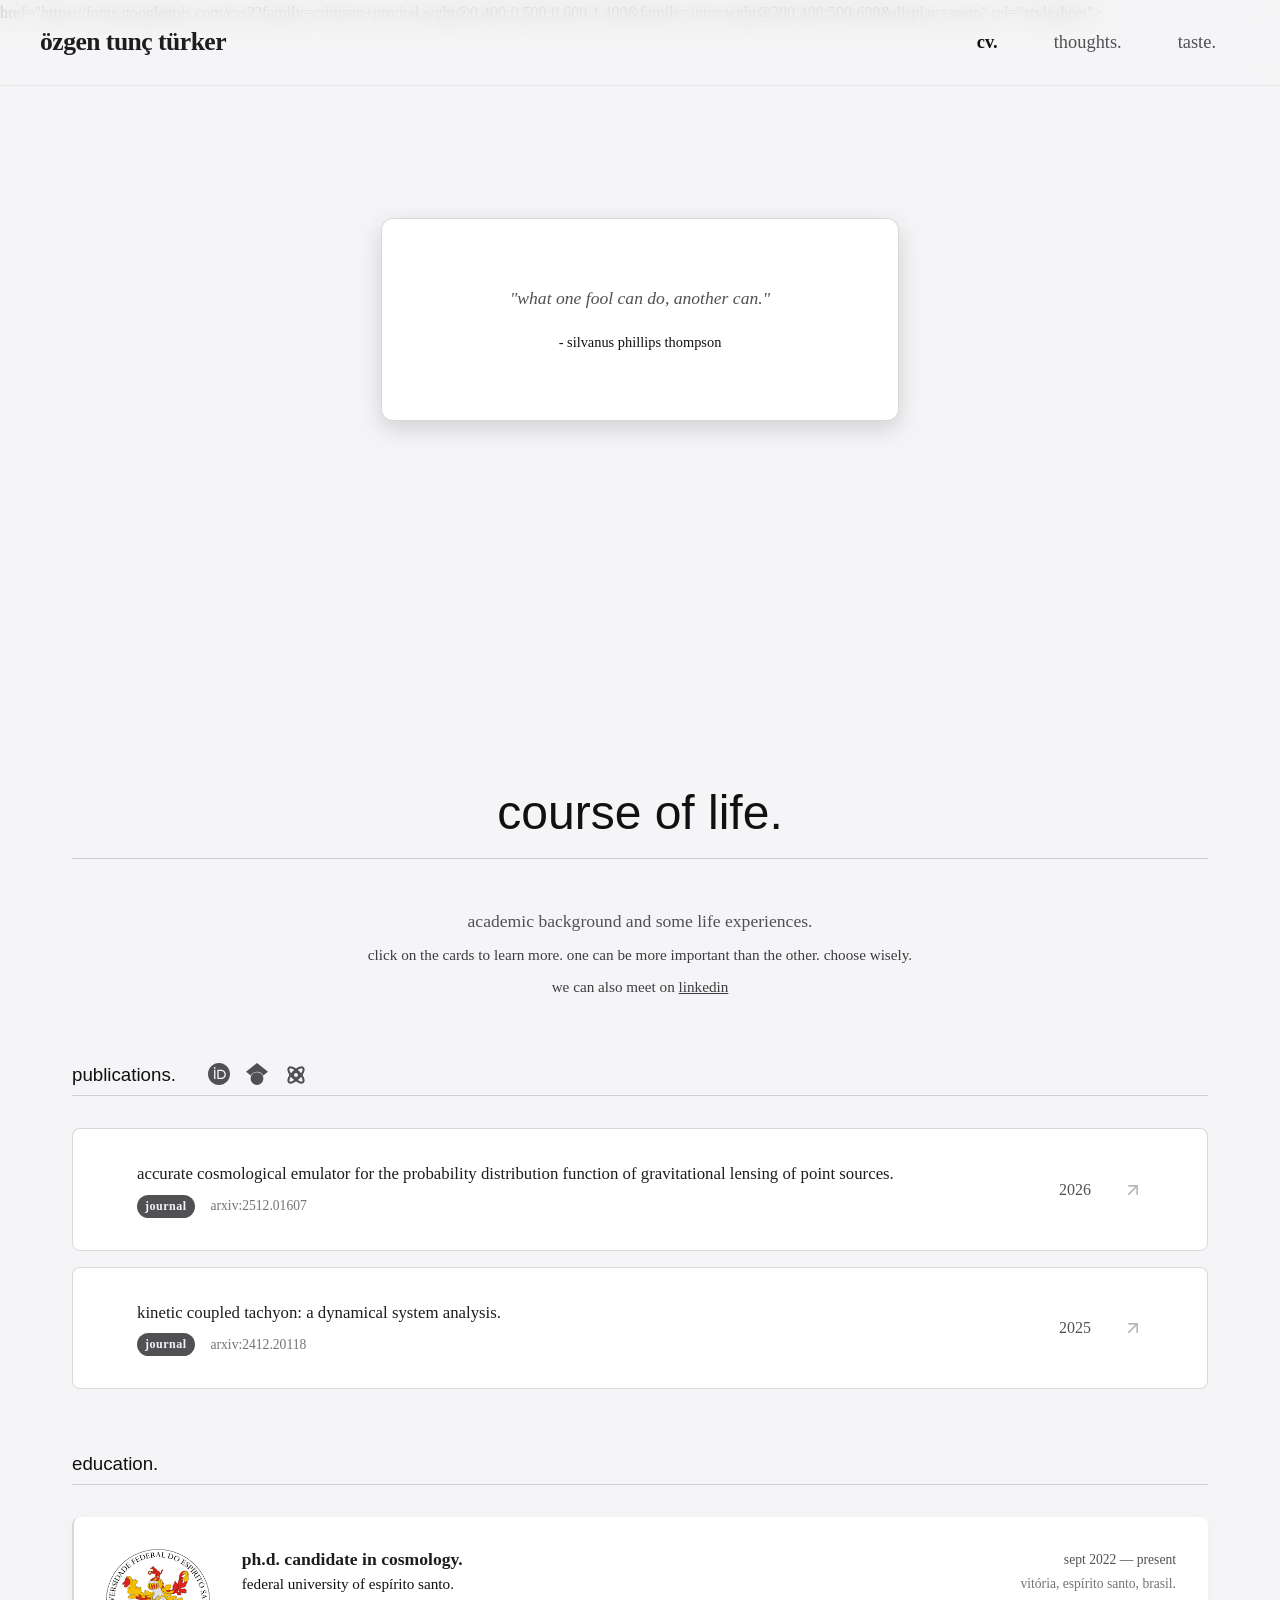
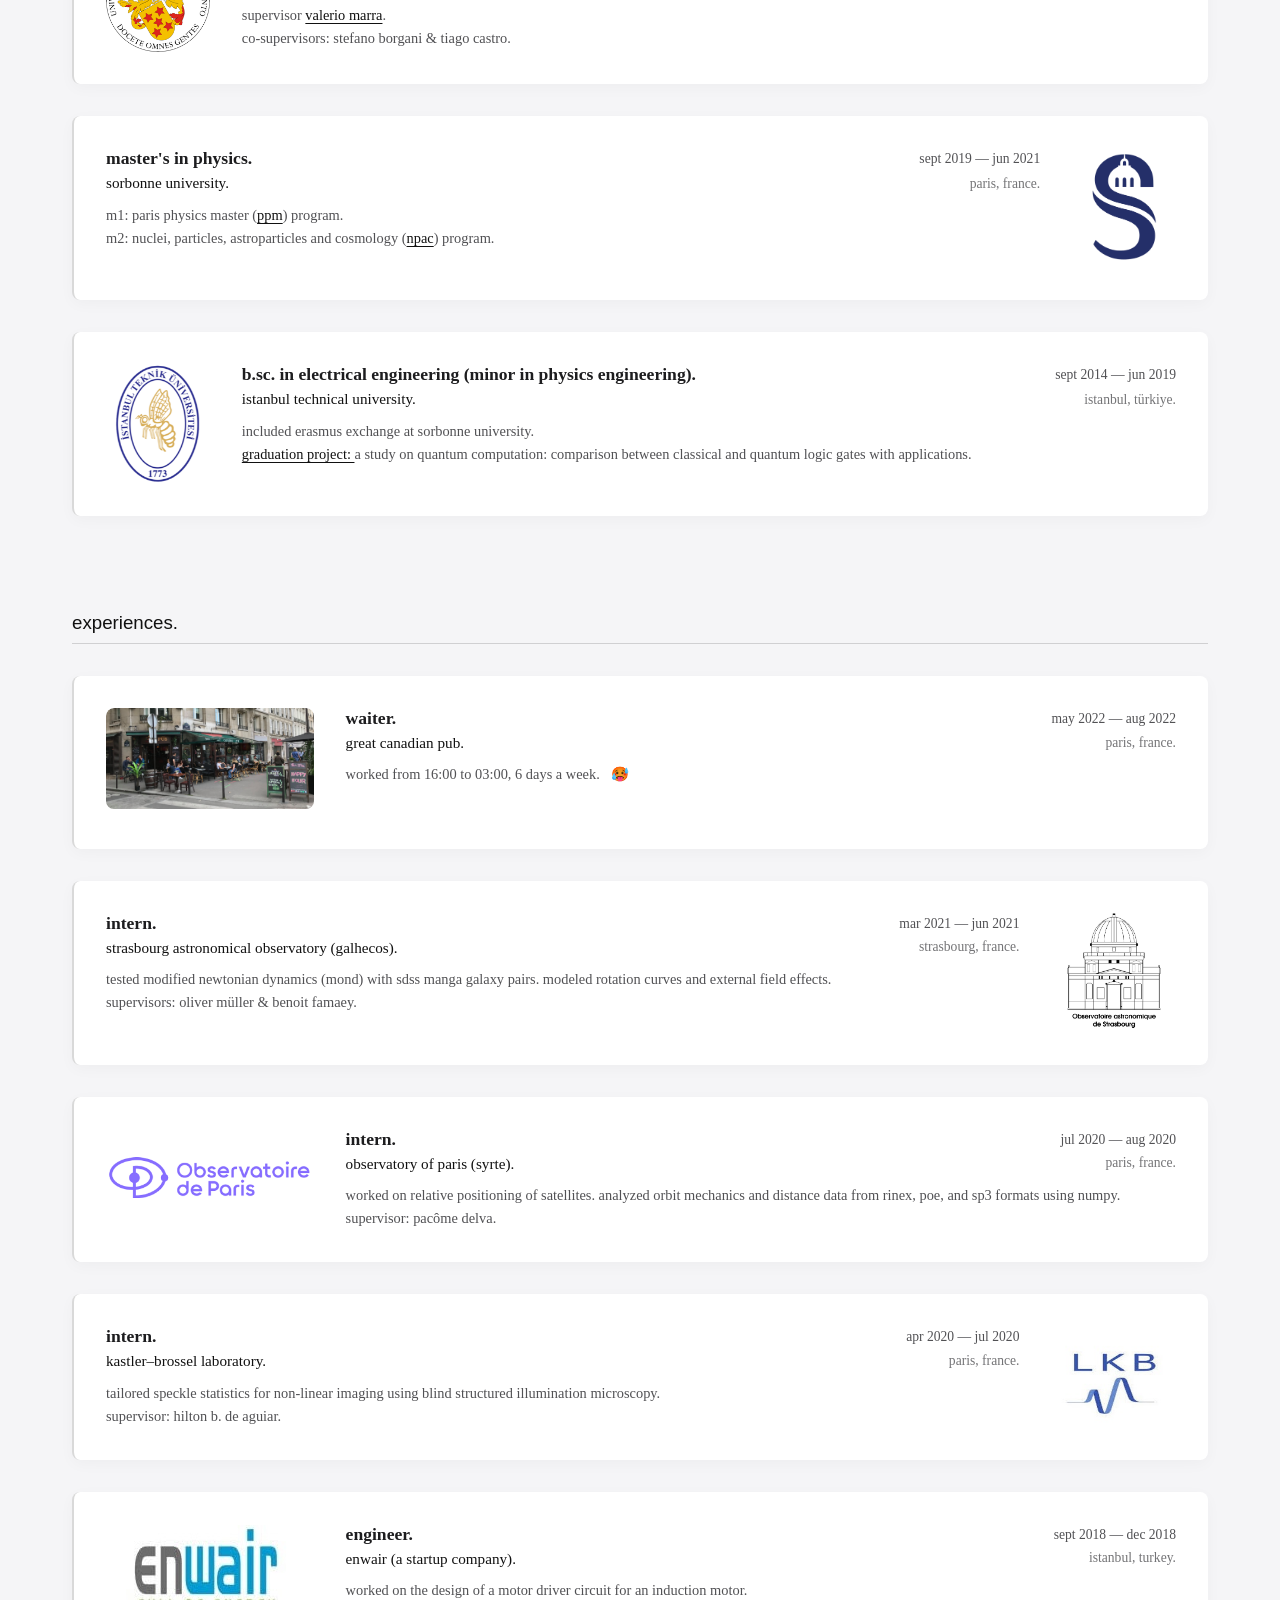
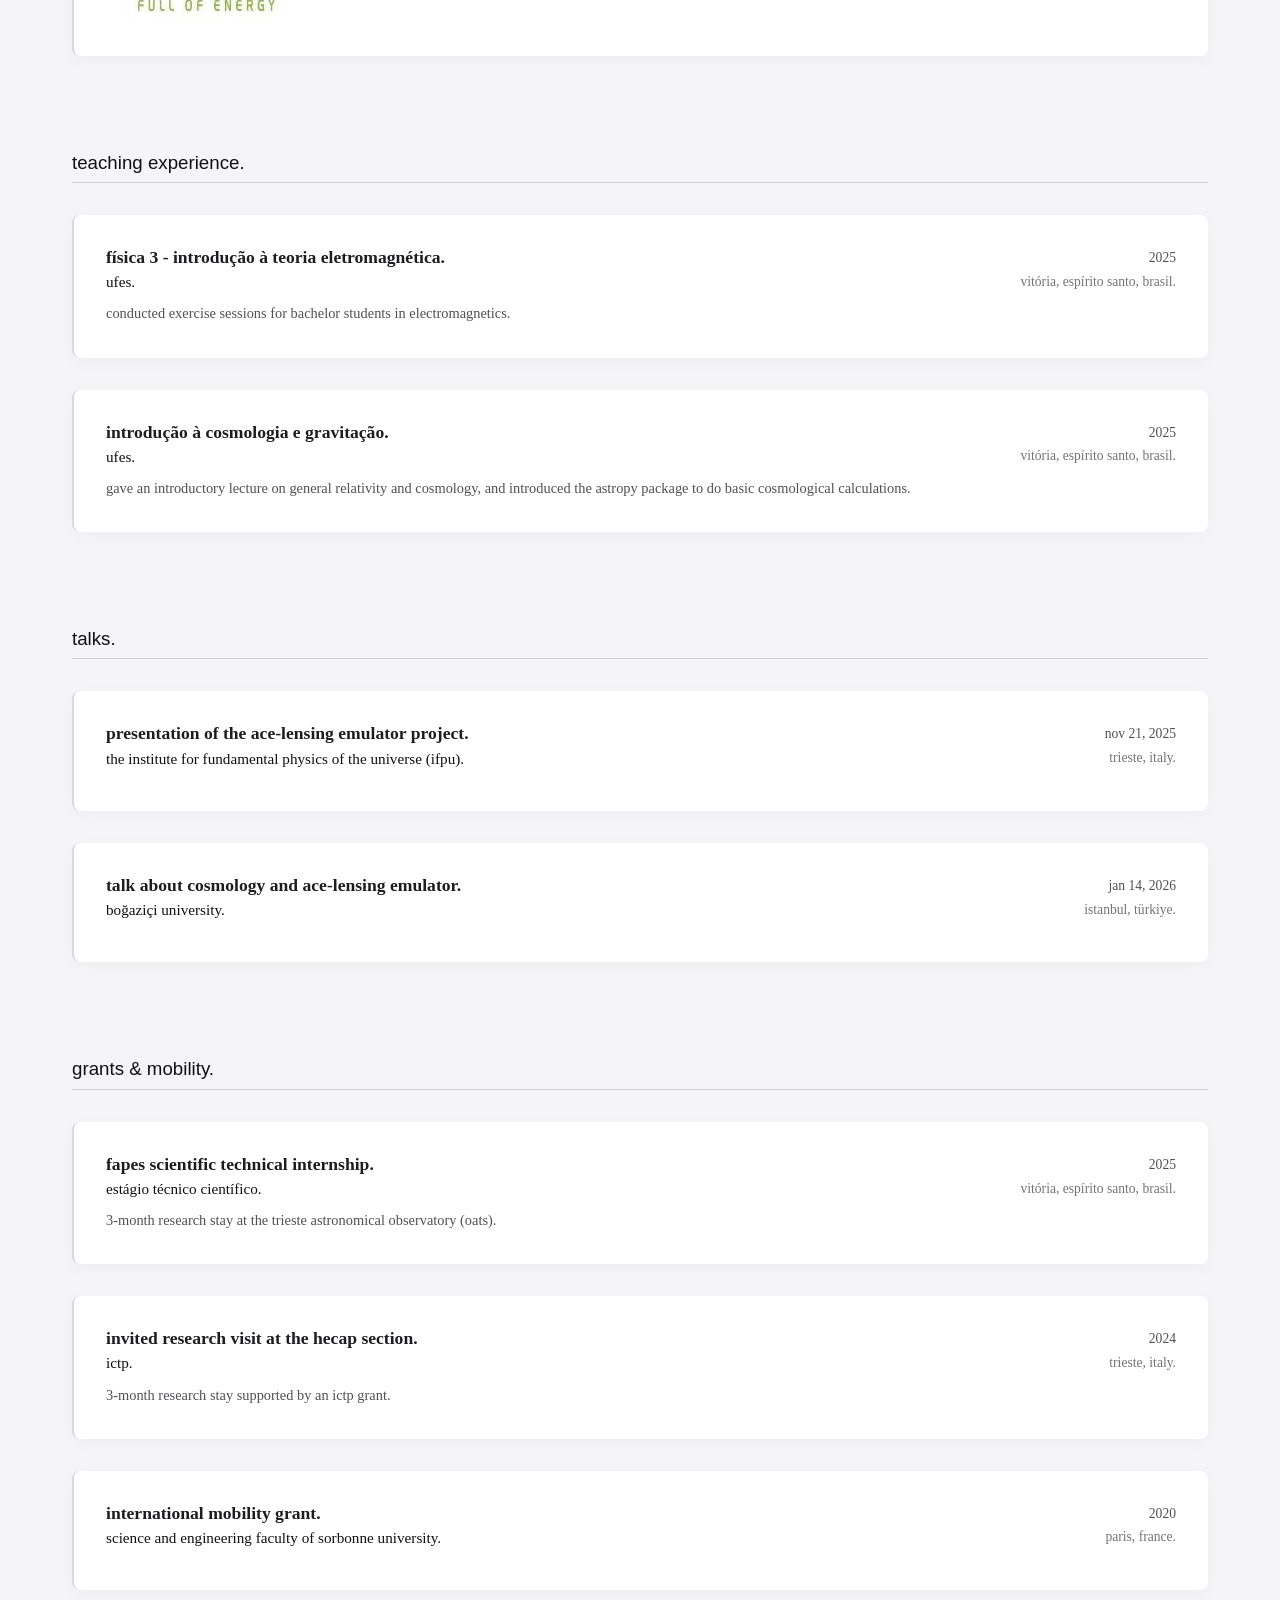
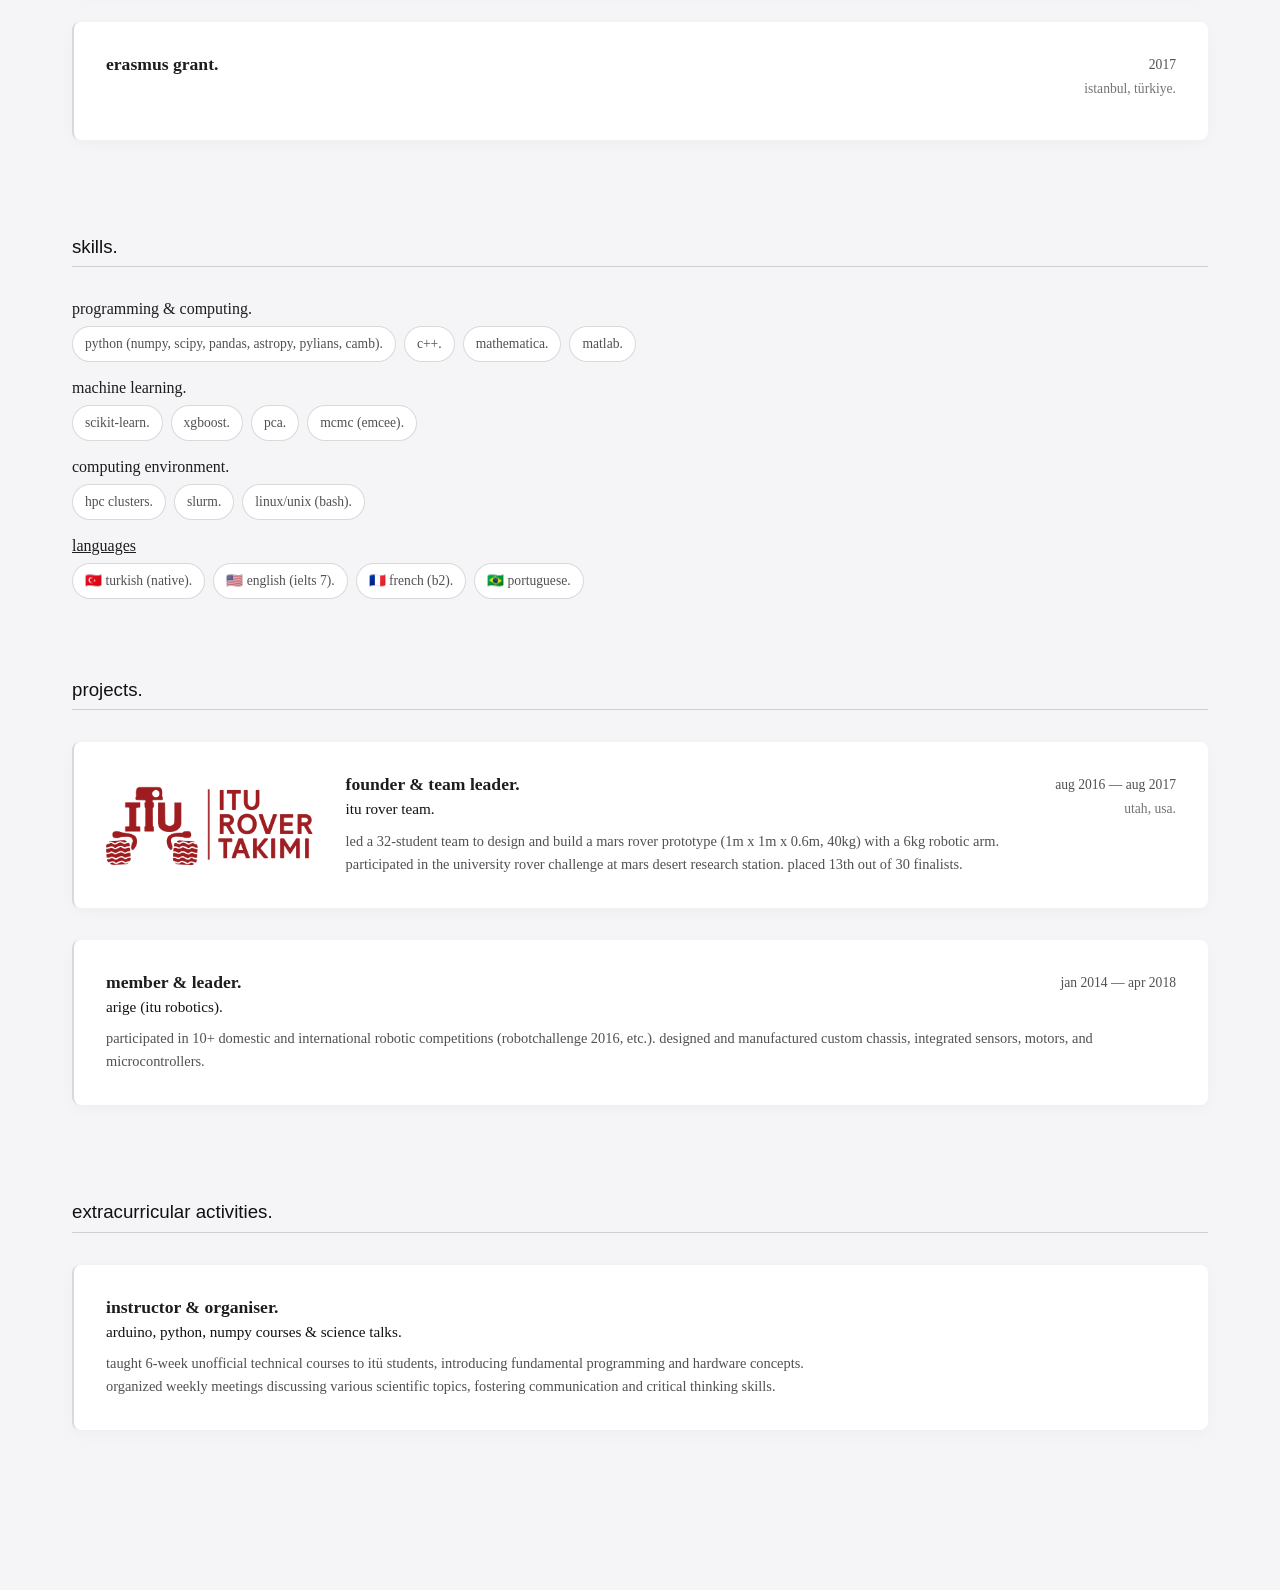
<file: cv.html>
<!DOCTYPE html>
<html lang="en">

<head>
    <meta charset="UTF-8">
    <meta name="viewport" content="width=device-width, initial-scale=1.0">
    <title>tunç türker - cv.</title>
    <meta name="description" content="Personal website and intellectual showcase of Tunc Turker.">

    <!-- 
      GLOBAL FONTS
      To change fonts across the whole site, swap these Google Fonts links.
      Then update `--font-primary` and `--font-secondary` in styles/main.css
    -->
    <link rel="preconnect" href="https://fonts.googleapis.com">
    <link rel="preconnect" href="https://fonts.gstatic.com" crossorigin>
    href="https://fonts.googleapis.com/css2?family=Crimson+Pro:ital,wght@0,400;0,500;0,600;1,400&family=Inter:wght@300;400;500;600&display=swap"
    rel="stylesheet">

    <!-- 
      CSS ARCHITECTURE
      - main.css: Global variables (Colors, Fonts, Spacing) and basic layout tags (body, h1, a).
      - components.css: Specific styles for the Hero, CV Cards, and Media Grids.
      - animations.css: Keyframes and classes for things fading/sliding in as you scroll.
    -->
    <link rel="stylesheet" href="styles/main.css">
    <link rel="stylesheet" href="styles/components.css">
    <link rel="stylesheet" href="styles/animations.css">

    <!-- Global Logic (Scroll reveals, tab switching) -->
    <script src="js/main.js" defer></script>
</head>

<body class="theme-auto">

    <!-- 
      TOP NAVIGATION BAR 
      The 'glass-nav' class in main.css gives it the blurred background effect.
    -->
    <nav id="navbar" class="glass-nav">
        <div class="nav-content">
            <!-- Clicking the logo scrolls smoothly back to the #hero section -->
            <a href="index.html" class="nav-logo">Özgen Tunç Türker</a>
            <div class="nav-links">
                <a href="cv.html" class="active">CV.</a>
                <a href="thoughts.html">thoughts.</a>
                <a href="taste.html">taste.</a>
            </div>
        </div>
    </nav>
    <!-- 
          =============================================
          CURRICULUM VITAE SECTION
          =============================================
          To add new experiences or degrees, copy an existing `<div class="cv-item">` block
          and paste it below within the same `.cv-row-group`.
        -->
    <section class="landing-quote-section">
        <div class="container" style="display: flex; justify-content: center; width: 100%;">
            <a href="https://www.goodreads.com/work/quotes/803936-calculus-made-easy"
                style="text-decoration: none; transition: transform 0.3s ease;">
                <blockquote class="custom-blockquote reveal-text">
                    "What one fool can do, another can."
                    <cite
                        style="display: block; margin-top: 1rem; font-size: 0.9rem; font-style: normal; color: var(--color-accent); font-weight: 500;">-
                        Silvanus Phillips Thompson</cite>
                </blockquote>
            </a>
        </div>
    </section>
    <section id="cv" class="cv-section fade-in-section">
        <div class="container">
            <div class="section-header">

                <h2 class="section-title">course of life.</h2>
                <p class="section-subtitle">academic background and some life experiences.</p>
                <p class="section-instruction">click on the cards to learn more. one can be more important than the
                    other. choose wisely.</p>
                <p class="section-instruction">we can also meet on <a
                        href="https://tr.linkedin.com/in/ozgen-tunc-turker-926239118" target="_blank"
                        style="text-decoration: underline; color: inherit;">linkedin</a></p>
            </div>

            <div class="cv-layout">
                <div class="cv-row-group">
                    <!-- Flex container inside the heading to share the underline -->
                    <h3 class="cv-heading" style="display: flex; align-items: center; gap: var(--space-md);">
                        publications.
                        <div style="display: flex; gap: 16px; align-items: center; transform: translateY(-1px);">
                            <!-- ORCID -->
                            <a href="https://orcid.org/0009-0002-7223-3631" target="_blank" title="ORCID"
                                class="header-icon-link">
                                <svg viewBox="0 0 24 24" width="22" height="22" xmlns="http://www.w3.org/2000/svg"
                                    fill="currentColor">
                                    <path
                                        d="M12 0C5.372 0 0 5.372 0 12s5.372 12 12 12 12-5.372 12-12S18.628 0 12 0zM7.369 4.378c.525 0 .947.431.947.947s-.422.949-.947.949a.95.95 0 0 1-.949-.949c0-.516.424-.947.949-.947zm-.722 3.038h1.444v10.041H6.647V7.416zm3.562 0h3.9c3.712 0 5.344 2.653 5.344 5.025 0 2.578-2.016 5.025-5.325 5.025h-3.919V7.416zm1.444 1.303v7.444h2.297c3.272 0 4.081-2.584 4.081-3.722 0-2.016-1.284-3.722-4.094-3.722h-2.284z" />
                                </svg>
                            </a>
                            <!-- Google Scholar -->
                            <a href="https://scholar.google.com/citations?user=ZiWp9YgAAAAJ&hl=en" target="_blank"
                                title="Google Scholar" class="header-icon-link">
                                <svg viewBox="0 0 24 24" width="22" height="22" xmlns="http://www.w3.org/2000/svg"
                                    fill="currentColor">
                                    <path
                                        d="M5.242 13.769L0 9.5 12 0l12 9.5-5.242 4.269C17.548 11.249 14.978 9.5 12 9.5c-2.977 0-5.548 1.748-6.758 4.269zM12 10a7 7 0 1 0 0 14 7 7 0 0 0 0-14z" />
                                </svg>
                            </a>
                            <!-- INSPIRE HEP (using atomic model SVG) -->
                            <a href="https://inspirehep.net/authors/2862926" target="_blank" title="INSPIRE HEP"
                                class="header-icon-link">
                                <svg viewBox="0 0 24 24" width="24" height="24" fill="none" stroke="currentColor"
                                    stroke-width="2" stroke-linecap="round" stroke-linejoin="round"
                                    style="transform: translateY(1px);">
                                    <circle cx="12" cy="12" r="3"></circle>
                                    <ellipse cx="12" cy="12" rx="10" ry="4" transform="rotate(45 12 12)">
                                    </ellipse>
                                    <ellipse cx="12" cy="12" rx="10" ry="4" transform="rotate(-45 12 12)">
                                    </ellipse>
                                </svg>
                            </a>
                        </div>
                    </h3>
                    <style>
                        .header-icon-link {
                            color: var(--color-text-muted);
                            transition: color var(--transition-fast), transform var(--transition-fast);
                            display: inline-flex;
                        }

                        .header-icon-link:hover {
                            color: var(--color-accent);
                            transform: scale(1.15);
                        }
                    </style>
                    <div class="publication-list">
                        <a href="https://arxiv.org/abs/2512.01607" target="_blank" class="publication-card">
                            <div class="pub-left">
                                <h4 class="pub-title">accurate cosmological emulator for the probability
                                    distribution function of gravitational lensing of point sources.</h4>
                                <div class="pub-meta">
                                    <span class="pub-tag">journal</span>
                                    <span class="pub-id">arxiv:2512.01607</span>
                                </div>
                            </div>
                            <div class="pub-right">
                                <span class="pub-year">2026</span>
                                <svg class="pub-icon" viewBox="0 0 24 24" fill="none" stroke="currentColor"
                                    stroke-width="2" stroke-linecap="round" stroke-linejoin="round">
                                    <line x1="7" y1="17" x2="17" y2="7"></line>
                                    <polyline points="7 7 17 7 17 17"></polyline>
                                </svg>
                            </div>
                        </a>

                        <a href="https://arxiv.org/abs/2412.20118" target="_blank" class="publication-card">
                            <div class="pub-left">
                                <h4 class="pub-title">kinetic coupled tachyon: a dynamical system analysis.</h4>
                                <div class="pub-meta">
                                    <span class="pub-tag">journal</span>
                                    <span class="pub-id">arxiv:2412.20118</span>
                                </div>
                            </div>
                            <div class="pub-right">
                                <span class="pub-year">2025</span>
                                <svg class="pub-icon" viewBox="0 0 24 24" fill="none" stroke="currentColor"
                                    stroke-width="2" stroke-linecap="round" stroke-linejoin="round">
                                    <line x1="7" y1="17" x2="17" y2="7"></line>
                                    <polyline points="7 7 17 7 17 17"></polyline>
                                </svg>
                            </div>
                        </a>
                    </div>

                    <h3 class="cv-heading" style="margin-top: var(--space-lg);">education.</h3>
                    <div class="cv-item">
                        <div style="display: flex; gap: var(--space-md); align-items: stretch;">
                            <div
                                style="flex: 0.5; border-radius: var(--radius-md); overflow: hidden; min-height: 100px; background-color: transparent; display: flex; align-items: center; justify-content: center;">

                                <img src="images/ufes.png" alt="UFES logo" loading="lazy"
                                    style="max-width: 100%; max-height: 120px; object-fit: contain; opacity: 1; border-radius: var(--radius-md);"></a>
                            </div>
                            <div style="flex: 4.5; display: flex; flex-direction: column;">
                                <div class="cv-header">
                                    <div class="cv-header-left">
                                        <h4><a href="https://ppgcosmo.cosmo-ufes.org" target="_blank"
                                                class="stretched-link">Ph.D. Candidate in Cosmology.</a></h4>
                                        <p class="cv-org">Federal University of Espírito Santo.</p>
                                    </div>
                                    <div class="cv-header-right">
                                        <span class="cv-date">Sept 2022 — Present</span>
                                        <a href="https://maps.app.goo.gl/gA8uJ4wbCqbCQe8E8" target="_blank"><span
                                                class="cv-location"> vitória,
                                                espírito santo, brasil.</span></a>
                                    </div>
                                </div>
                                <p class="cv-desc">supervisor&nbsp;<a href="https://www.valeriomarra.me/"
                                        target="_blank">Valerio Marra</a>.</p>
                                <p class="cv-desc">co-supervisors: Stefano Borgani & Tiago
                                    Castro.</p>
                            </div>
                        </div>
                    </div>

                    <div class="cv-item">
                        <div style="display: flex; gap: var(--space-md); align-items: stretch;">
                            <div style="flex: 4.5; display: flex; flex-direction: column;">
                                <div class="cv-header">
                                    <div class="cv-header-left">
                                        <h4><a href="https://sciences.sorbonne-universite.fr/en/study/degree-seeking/masters/master-fundamental-physics-and-applications"
                                                target="_blank" class="stretched-link">Master's in Physics.</a></h4>
                                        <p class="cv-org">Sorbonne University.</p>
                                    </div>
                                    <div class="cv-header-right">
                                        <span class="cv-date">Sept 2019 — Jun 2021</span>
                                        <a href="https://maps.app.goo.gl/CxChSf7sRFGZwzwaA" target="_blank"><span
                                                class="cv-location">paris, france.</span></a>
                                    </div>
                                </div>

                                <p class="cv-desc">M1: paris physics master (<a href="http://parisphysicsmaster.com"
                                        target="_blank">PPM</a>) program.</p>
                                <p class="cv-desc">M2: nuclei, particles, astroparticles and cosmology (<a
                                        href="https://npac.ijclab.in2p3.fr" target="_blank">NPAC</a>) program.</p>
                            </div>
                            <div
                                style="flex: 0.5; border-radius: var(--radius-md); overflow: hidden; min-height: 100px; background-color: transparent; display: flex; align-items: center; justify-content: center;">
                                <img src="images/su.png" alt="Sorbonne logo" loading="lazy"
                                    style="max-width: 100%; max-height: 120px; object-fit: contain; opacity: 1; border-radius: var(--radius-md);"></a>
                            </div>


                        </div>
                    </div>
                    <div class="cv-item">
                        <div style="display: flex; gap: var(--space-md); align-items: stretch;">
                            <div
                                style="flex: 0.5; border-radius: var(--radius-md); overflow: hidden; min-height: 100px; background-color: transparent; display: flex; align-items: center; justify-content: center;">

                                <img src="images/itu.png" alt="ITU logo" loading="lazy"
                                    style="max-width: 100%; max-height: 120px; object-fit: contain; opacity: 1; border-radius: var(--radius-md);"></a>
                            </div>
                            <div style="flex: 4.5; display: flex; flex-direction: column;">
                                <div class="cv-header">
                                    <div class="cv-header-left">
                                        <h4><a href="https://elk.itu.edu.tr/en" target="_blank" class="stretched-link">
                                                B.Sc.
                                                in Electrical Engineering (minor in Physics Engineering).</a></h4>
                                        <p class="cv-org">Istanbul Technical University.</p>
                                    </div>
                                    <div class="cv-header-right">
                                        <span class="cv-date">Sept 2014 — Jun 2019</span>
                                        <a href="https://maps.app.goo.gl/3EsRx8roLEoUGmPB6" target="_blank"><span
                                                class="cv-location">istanbul, türkiye.</span></a>
                                    </div>
                                </div>
                                <p class="cv-desc">Included Erasmus exchange at Sorbonne University.</p>
                                <p class="cv-desc"> <a href="https://github.com/Turkero/GraduationProject"
                                        target="_blank">
                                        graduation project: </a> a study on quantum computation: comparison between
                                    classical and quantum logic gates with applications.</p>
                            </div>
                        </div>
                    </div>

                    <h3 class="cv-heading" style="margin-top: var(--space-lg);">experiences.</h3>
                    <div class="cv-item">
                        <div style="display: flex; gap: var(--space-md); align-items: stretch;">
                            <!-- Give the image slightly more room horizontally (1.5) and remove padding so it can fill the space -->
                            <div
                                style="flex: 1; border-radius: var(--radius-md); overflow: hidden; min-height: 100px; background-color: transparent; display: flex; align-items: center; justify-content: center;">

                                <!-- Keep max-width 100% but increase max-height so it can grow vertically -->
                                <a href="https://www.google.com/maps/place/great+canadian+paris/data=!4m2!3m1!1s0x47e671dfc8eaba2f:0x1dacf9ddbf619f93?sa=X&ved=1t:242&hl=en&ictx=111"
                                    target="_blank" class="stretched-link"><img src="images/canadian.jpeg"
                                        loading="lazy" alt="Great Canadian Pub photo"
                                        style="max-width: 100%; max-height: 150px; object-fit: contain; opacity: 1; border-radius: var(--radius-md);"></a>
                            </div>
                            <div style="flex: 4; display: flex; flex-direction: column;">
                                <div class="cv-header">
                                    <div class="cv-header-left">
                                        <h4><a href="https://www.google.com/maps/place/great+canadian+paris/data=!4m2!3m1!1s0x47e671dfc8eaba2f:0x1dacf9ddbf619f93?sa=X&ved=1t:242&hl=en&ictx=111"
                                                target="_blank" class="stretched-link">Waiter.</a></h4>
                                        <p class="cv-org">Great Canadian Pub.</p>
                                    </div>
                                    <div class="cv-header-right">
                                        <span class="cv-date">May 2022 — Aug 2022</span>
                                        <span class="cv-location">paris, france.</span>
                                    </div>
                                </div>
                                <p class="cv-desc">worked from 16:00 to 03:00, 6 days a week. &nbsp; &#129397
                                </p>
                            </div>
                        </div>
                    </div>

                    <div class="cv-item">
                        <div style="display: flex; gap: var(--space-md); align-items: stretch;">
                            <div style="flex: 4.4; display: flex; flex-direction: column;">
                                <div class="cv-header">
                                    <div class="cv-header-left">
                                        <h4><a href="https://github.com/Turkero/Reports/blob/main/M2Internship_Defence.pdf"
                                                target="_blank" class="stretched-link">Intern.</a></h4>
                                        <p class="cv-org">Strasbourg Astronomical Observatory (GALHECOS).</p>
                                    </div>
                                    <div class="cv-header-right">
                                        <span class="cv-date">Mar 2021 — Jun 2021</span>
                                        <span class="cv-location">strasbourg, france.</span>
                                    </div>
                                </div>
                                <p class="cv-desc">Tested Modified Newtonian Dynamics (MOND) with SDSS MaNGA
                                    galaxy
                                    pairs.
                                    Modeled rotation curves and external field effects.</p>
                                <p class="cv-desc">supervisors: Oliver Müller & Benoit Famaey.</p>
                            </div>
                            <div
                                style="flex: 0.6; border-radius: var(--radius-md); overflow: hidden; min-height: 100px; background-color: transparent; display: flex; align-items: center; justify-content: center; ">
                                <img src="images/galhecos.jpeg" loading="lazy"
                                    alt="Strasbourg Astronomical Observatory (GALHECOS) logo"
                                    style="max-width: 100%; max-height: 120px; object-fit: contain; opacity: 1; border-radius: var(--radius-md);">
                            </div>
                        </div>
                    </div>

                    <div class="cv-item">
                        <div style="display: flex; gap: var(--space-md); align-items: stretch;">
                            <!-- Give the image slightly more room horizontally (1.5) and remove padding so it can fill the space -->
                            <div
                                style="flex: 1; border-radius: var(--radius-md); overflow: hidden; min-height: 100px; background-color: transparent; display: flex; align-items: center; justify-content: center;">

                                <!-- Keep max-width 100% but increase max-height so it can grow vertically -->
                                <img src="images/syrte.png" alt="Observatory of Paris (SYRTE) logo" loading="lazy"
                                    style="max-width: 100%; max-height: 150px; object-fit: contain; opacity: 1; border-radius: var(--radius-md);">
                            </div>
                            <!-- Reduce text room slightly (3.5) to balance out the 5 total flex units -->
                            <div style="flex: 4; display: flex; flex-direction: column;">
                                <div class="cv-header">
                                    <div class="cv-header-left">
                                        <h4><a href="https://github.com/Turkero/Reports/blob/main/stage_SYRTE_TUKER.pdf"
                                                target="_blank" class="stretched-link">Intern.</a></h4>
                                        <p class="cv-org">Observatory of Paris (SYRTE).</p>
                                    </div>
                                    <div class="cv-header-right">
                                        <span class="cv-date">Jul 2020 — Aug 2020</span>
                                        <span class="cv-location">paris, france.</span>
                                    </div>
                                </div>
                                <p class="cv-desc">Worked on relative positioning of satellites. Analyzed orbit
                                    mechanics
                                    and distance data from RINEX, POE, and sp3 formats using NumPy.</p>
                                <p class="cv-desc">supervisor: Pacôme Delva.</p>
                            </div>
                        </div>
                    </div>


                    <div class="cv-item">
                        <div style="display: flex; gap: var(--space-md); align-items: stretch;">
                            <div style="flex: 4.4; display: flex; flex-direction: column;">
                                <div class="cv-header">
                                    <div class="cv-header-left">
                                        <h4><a href="https://github.com/Turkero/Reports/blob/main/M1Internship_TURKER.pdf"
                                                target="_blank" class="stretched-link">Intern.</a></h4>
                                        <p class="cv-org">Kastler–Brossel Laboratory.</p>
                                    </div>
                                    <div class="cv-header-right">
                                        <span class="cv-date">Apr 2020 — Jul 2020</span>
                                        <span class="cv-location">paris, france.</span>
                                    </div>
                                </div>
                                <p class="cv-desc">Tailored speckle statistics for non-linear imaging using Blind
                                    Structured Illumination Microscopy.</p>
                                <p class="cv-desc">supervisor: Hilton B. de AGUIAR.</p>
                            </div>
                            <div
                                style="flex: 0.6; border-radius: var(--radius-md); overflow: hidden; min-height: 100px; background-color: transparent; display: flex; align-items: center; justify-content: center; ">
                                <img src="images/LKB.jpeg" alt="Laboratoire Kastler-Brossel logo" loading="lazy"
                                    style="max-width: 100%; max-height: 100px; object-fit: contain; opacity: 1; border-radius: var(--radius-md);">
                            </div>
                        </div>
                    </div>

                    <div class="cv-item">
                        <div style="display: flex; gap: var(--space-md); align-items: stretch;">
                            <div
                                style="flex: 1; border-radius: var(--radius-md); overflow: hidden; min-height: 100px; background-color: transparent; display: flex; align-items: center; justify-content: center;">

                                <!-- Keep max-width 100% but increase max-height so it can grow vertically -->
                                <img src="images/enwair.jpeg" alt="Enwair logo" loading="lazy"
                                    style="max-width: 100%; max-height: 150px; object-fit: contain; opacity: 1; border-radius: var(--radius-md);">
                            </div>
                            <div style="flex: 4; display: flex; flex-direction: column;">
                                <div class="cv-header">
                                    <div class="cv-header-left">
                                        <h4><a href="http://www.enwair.com/?lang=en" target="_blank"
                                                class="stretched-link">Engineer.</a></h4>
                                        <p class="cv-org">Enwair (a startup company).</p>
                                    </div>
                                    <div class="cv-header-right">
                                        <span class="cv-date">Sept 2018 — Dec 2018</span>
                                        <span class="cv-location">istanbul, turkey.</span>
                                    </div>
                                </div>
                                <p class="cv-desc">Worked on the design of a motor driver circuit for an induction
                                    motor.</p>
                            </div>
                        </div>
                    </div>



                    <h3 class="cv-heading" style="margin-top: var(--space-lg);">teaching experience.</h3>
                    <div class="cv-item">
                        <div class="cv-header">
                            <div class="cv-header-left">
                                <h4>Física 3 - Introdução à Teoria Eletromagnética.</h4>
                                <p class="cv-org">UFES.</p>
                            </div>
                            <div class="cv-header-right">
                                <span class="cv-date">2025</span>
                                <span class="cv-location">vitória, espírito santo, brasil.</span>
                            </div>
                        </div>
                        <p class="cv-desc">Conducted exercise sessions for bachelor students in Electromagnetics.</p>
                    </div>
                    <div class="cv-item">
                        <div class="cv-header">
                            <div class="cv-header-left">
                                <h4>Introdução à Cosmologia e Gravitação.</h4>
                                <p class="cv-org">UFES.</p>
                            </div>
                            <div class="cv-header-right">
                                <span class="cv-date">2025</span>
                                <span class="cv-location">vitória, espírito santo, brasil.</span>
                            </div>
                        </div>
                        <p class="cv-desc">Gave an introductory lecture on general relativity and cosmology, and
                            introduced the astropy package to do basic cosmological calculations.</p>
                    </div>

                    <h3 class="cv-heading" style="margin-top: var(--space-lg);">talks.</h3>
                    <div class="cv-item">
                        <div class="cv-header">
                            <div class="cv-header-left">
                                <h4>Presentation of the ACE-lensing emulator project.</h4>
                                <p class="cv-org">The Institute for Fundamental Physics of the Universe (IFPU).</p>
                            </div>
                            <div class="cv-header-right">
                                <span class="cv-date">Nov 21, 2025</span>
                                <span class="cv-location">trieste, italy.</span>
                            </div>
                        </div>
                    </div>
                    <div class="cv-item">
                        <div class="cv-header">
                            <div class="cv-header-left">
                                <h4>Talk about cosmology and ACE-lensing emulator.</h4>
                                <p class="cv-org">Boğaziçi University.</p>
                            </div>
                            <div class="cv-header-right">
                                <span class="cv-date">Jan 14, 2026</span>
                                <span class="cv-location">istanbul, türkiye.</span>
                            </div>
                        </div>
                    </div>

                    <h3 class="cv-heading" style="margin-top: var(--space-lg);">grants & mobility.</h3>
                    <div class="cv-item">
                        <div class="cv-header">
                            <div class="cv-header-left">
                                <h4>Fapes Scientific Technical Internship.</h4>
                                <p class="cv-org">Estágio Técnico Científico.</p>
                            </div>
                            <div class="cv-header-right">
                                <span class="cv-date">2025</span>
                                <span class="cv-location">vitória, espírito santo, brasil.</span>
                            </div>
                        </div>
                        <p class="cv-desc">3-month research stay at the Trieste Astronomical Observatory (OATs).</p>
                    </div>
                    <div class="cv-item">
                        <div class="cv-header">
                            <div class="cv-header-left">
                                <h4>Invited Research Visit at the HECAP Section.</h4>
                                <p class="cv-org">ICTP.</p>
                            </div>
                            <div class="cv-header-right">
                                <span class="cv-date">2024</span>
                                <span class="cv-location">trieste, italy.</span>
                            </div>
                        </div>
                        <p class="cv-desc">3-month research stay supported by an ICTP grant.</p>
                    </div>
                    <div class="cv-item">
                        <div class="cv-header">
                            <div class="cv-header-left">
                                <h4><a href="https://drive.google.com/file/d/1SYnn8VR8k7b80bTu1bfGKomcriYubOmf/view?usp=sharing"
                                        target="_blank" class="stretched-link">International Mobility Grant.</a></h4>
                                <p class="cv-org">Science and Engineering Faculty of Sorbonne University.</p>
                            </div>
                            <div class="cv-header-right">
                                <span class="cv-date">2020</span>
                                <span class="cv-location">paris, france.</span>
                            </div>
                        </div>
                    </div>
                    <div class="cv-item">
                        <div class="cv-header">
                            <div class="cv-header-left">
                                <h4>Erasmus Grant.</h4>
                            </div>
                            <div class="cv-header-right">
                                <span class="cv-date">2017</span>
                                <span class="cv-location">istanbul, türkiye.</span>
                            </div>
                        </div>
                    </div>

                    <h3 class="cv-heading" style="margin-top: var(--space-lg);">skills.</h3>

                    <div style="margin-bottom: var(--space-sm);">
                        <h4
                            style="font-family: var(--font-primary); color: var(--color-text); font-size: 1rem; margin-bottom: 8px;">
                            programming & computing.</h4>
                        <div class="skills-list">
                            <span class="skill-tag">Python (NumPy, SciPy, Pandas, Astropy, Pylians, CAMB).</span>
                            <span class="skill-tag">C++.</span>
                            <span class="skill-tag">Mathematica.</span>
                            <span class="skill-tag">Matlab.</span>
                        </div>
                    </div>

                    <div style="margin-bottom: var(--space-sm);">
                        <h4
                            style="font-family: var(--font-primary); color: var(--color-text); font-size: 1rem; margin-bottom: 8px;">
                            machine learning.</h4>
                        <div class="skills-list">
                            <span class="skill-tag">scikit-learn.</span>
                            <span class="skill-tag">XGBoost.</span>
                            <span class="skill-tag">PCA.</span>
                            <span class="skill-tag">MCMC (emcee).</span>
                        </div>
                    </div>

                    <div style="margin-bottom: var(--space-sm);">
                        <h4
                            style="font-family: var(--font-primary); color: var(--color-text); font-size: 1rem; margin-bottom: 8px;">
                            computing environment.</h4>
                        <div class="skills-list">
                            <span class="skill-tag">HPC Clusters.</span>
                            <span class="skill-tag">SLURM.</span>
                            <span class="skill-tag">Linux/Unix (Bash).</span>
                        </div>
                    </div>

                    <div style="margin-bottom: var(--space-sm);">
                        <h4
                            style="font-family: var(--font-primary); color: var(--color-text); font-size: 1rem; margin-bottom: 8px;">
                            <a href="https://youtu.be/VWpACOnPwEA?si=2Guq30MjPrZKC5EV&t=109" target="_blank"
                                style="text-decoration: underline; color: inherit;">languages</a>
                        </h4>
                        <div class="skills-list">
                            <span class="skill-tag">🇹🇷 Turkish (Native).</span>
                            <span class="skill-tag">🇺🇸 English (IELTS 7).</span>
                            <span class="skill-tag">🇫🇷 French (B2).</span>
                            <span class="skill-tag">🇧🇷 Portuguese.</span>
                        </div>
                    </div>

                    <h3 class="cv-heading" style="margin-top: var(--space-lg);">projects.</h3>
                    <div class="cv-item">
                        <div style="display: flex; gap: var(--space-md); align-items: stretch;">
                            <div
                                style="flex: 1; border-radius: var(--radius-md); overflow: hidden; min-height: 100px; background-color: transparent; display: flex; align-items: center; justify-content: center;">

                                <!-- Keep max-width 100% but increase max-height so it can grow vertically -->
                                <img src="images/iturover.png" alt="ITU Rover logo" loading="lazy"
                                    style="max-width: 100%; max-height: 150px; object-fit: contain; opacity: 1; border-radius: var(--radius-md);">
                            </div>
                            <div style="flex: 4; display: flex; flex-direction: column;">
                                <div class="cv-header">
                                    <div class="cv-header-left">
                                        <h4><a href="https://www.youtube.com/watch?v=4ufeu9dd9vI" target="_blank"
                                                class="stretched-link">Founder & Team Leader.</a></h4>
                                        <p class="cv-org">ITU Rover Team.</p>
                                    </div>
                                    <div class="cv-header-right">
                                        <span class="cv-date">Aug 2016 — Aug 2017</span>
                                        <span class="cv-location">utah, usa.</span>
                                    </div>
                                </div>
                                <p class="cv-desc">Led a 32-student team to design and build a Mars rover prototype
                                    (1m
                                    x
                                    1m x 0.6m, 40kg) with a 6kg robotic arm.
                                </p>
                                <p class="cv-desc">Participated in the University Rover Challenge at Mars Desert
                                    Research
                                    Station. Placed 13th out of 30 finalists.</p>
                            </div>
                        </div>
                    </div>

                    <div class="cv-item">
                        <div class="cv-header">
                            <div class="cv-header-left">
                                <h4>Member & Leader.</h4>
                                <p class="cv-org">ARIGE (ITU Robotics).</p>
                            </div>
                            <div class="cv-header-right">
                                <span class="cv-date">Jan 2014 — Apr 2018</span>
                            </div>
                        </div>
                        <p class="cv-desc">Participated in 10+ domestic and international robotic competitions
                            (RobotChallenge 2016, etc.). Designed and manufactured custom chassis, integrated
                            sensors, motors, and microcontrollers.</p>
                    </div>

                    <h3 class="cv-heading" style="margin-top: var(--space-lg);">extracurricular activities.</h3>
                    <div class="cv-item">
                        <div class="cv-header">
                            <div class="cv-header-left">
                                <h4>instructor & organiser.</h4>
                                <p class="cv-org">arduino, python, numpy courses & science talks.</p>
                            </div>
                        </div>
                        <p class="cv-desc">taught 6-week unofficial technical courses to itü
                            students,
                            introducing fundamental programming and hardware concepts.</p>
                        <p class="cv-desc">organized weekly meetings
                            discussing various scientific topics, fostering communication and
                            critical
                            thinking skills.</p>
                    </div>
                </div>
            </div>
        </div>
        </div>
        </div>
        </div>
        </div>
    </section>
</file>
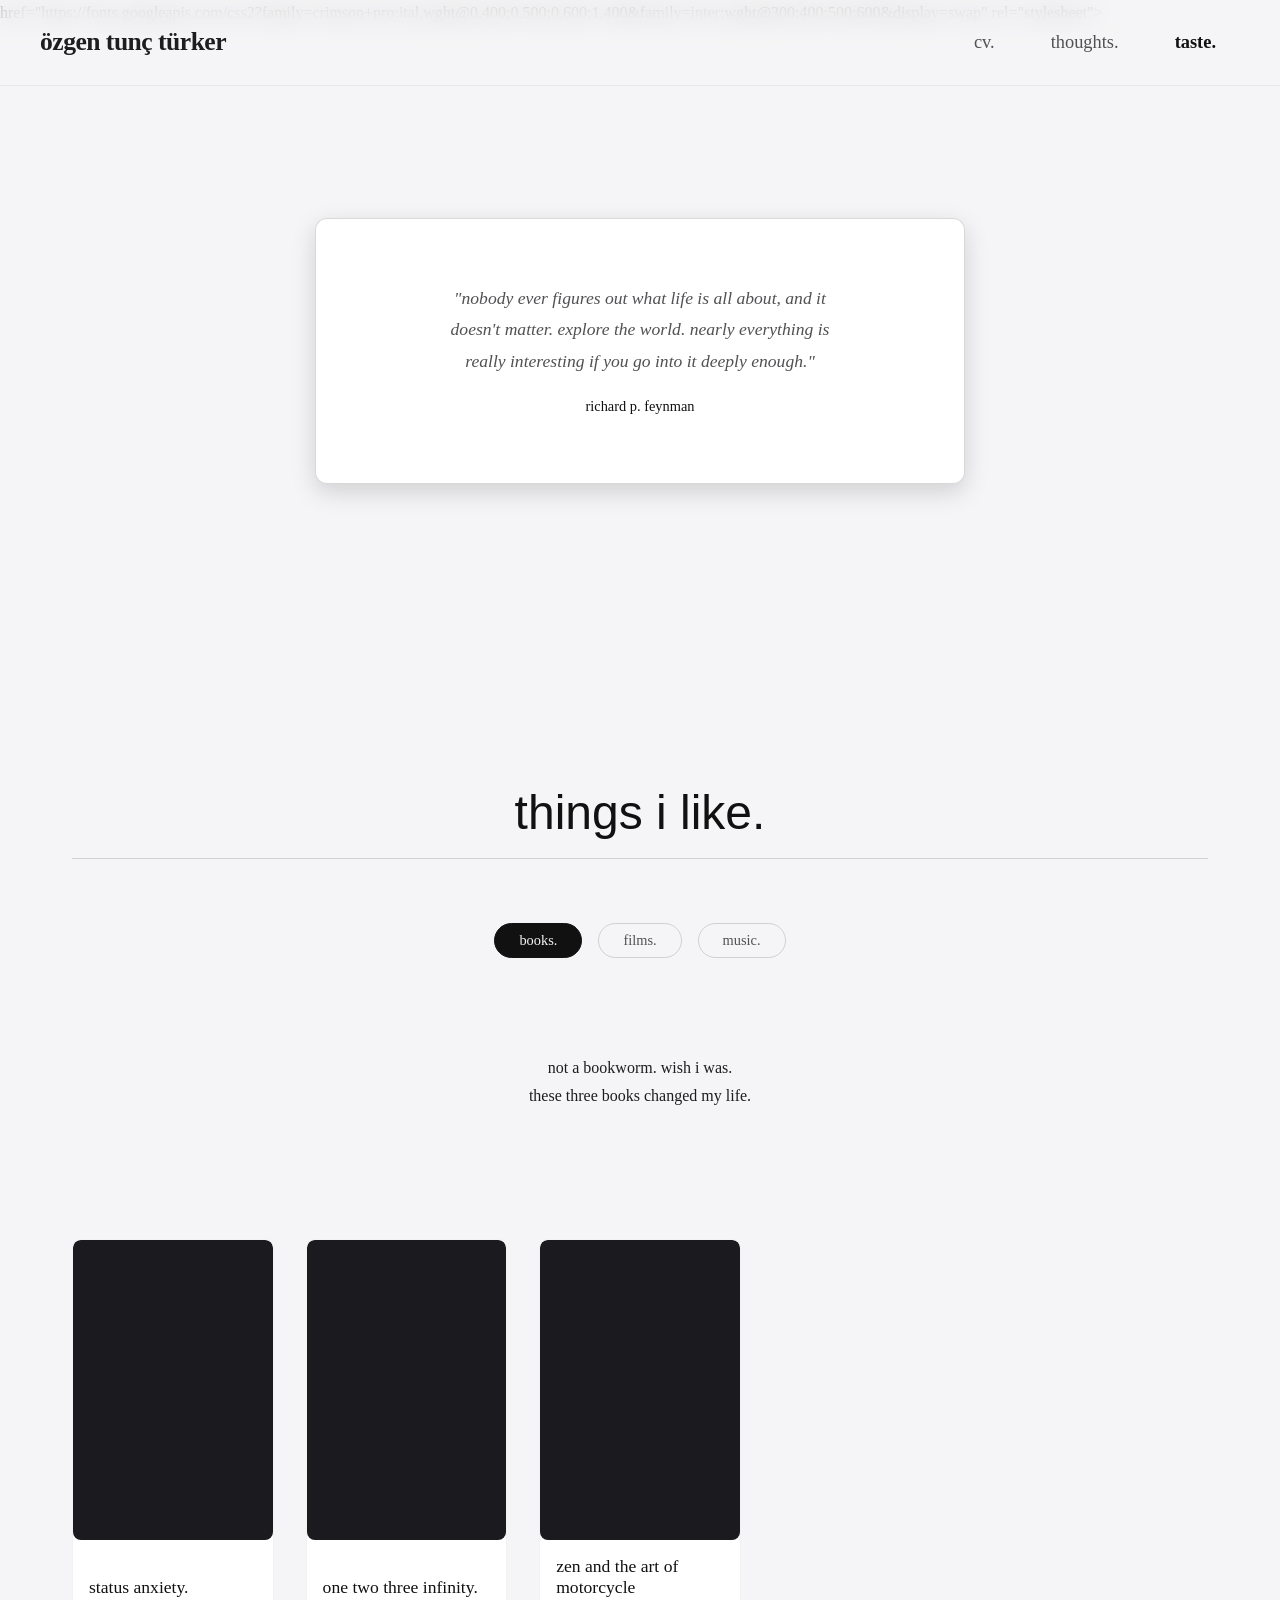
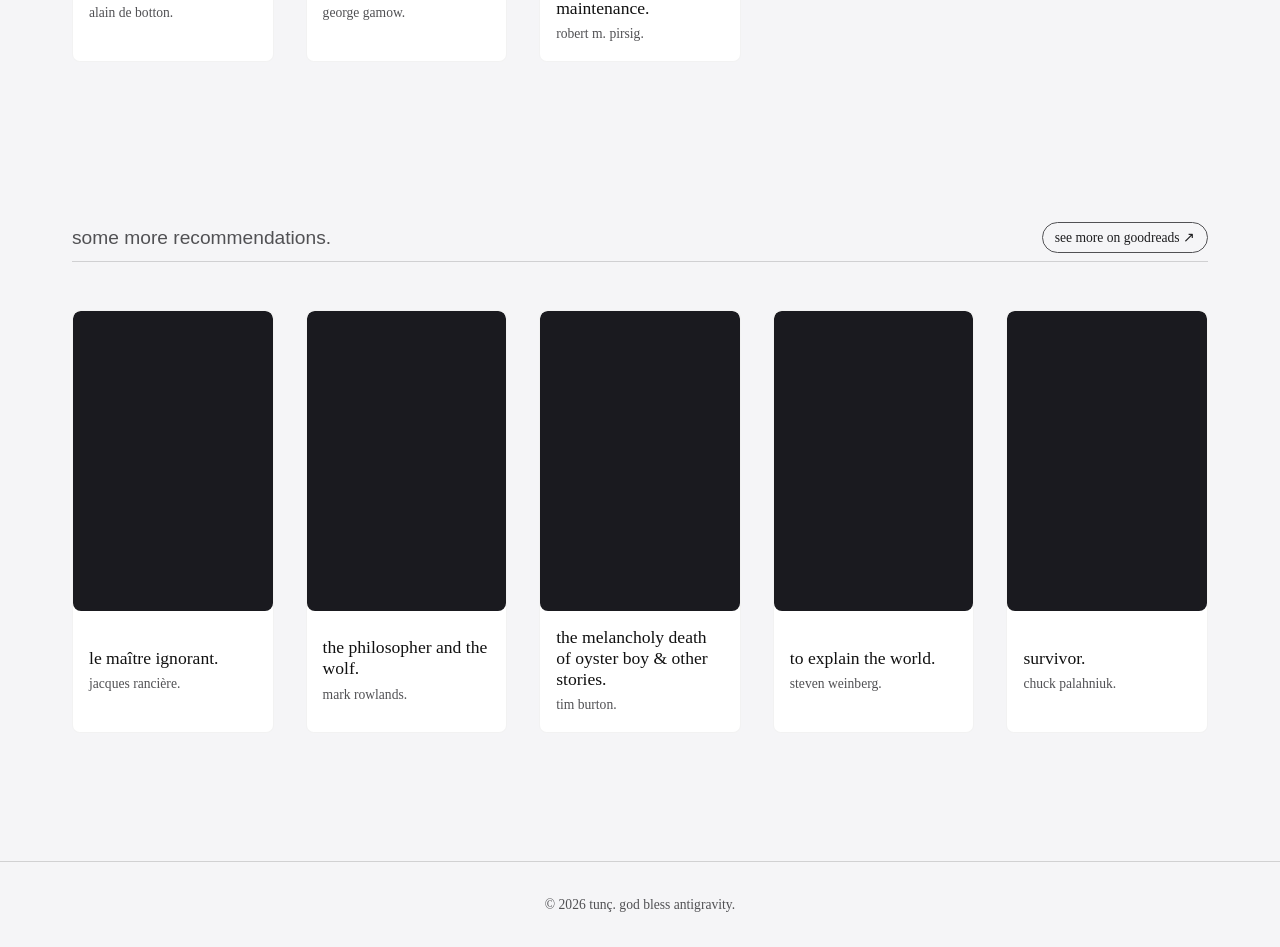
<file: taste.html>
<!DOCTYPE html>
<html lang="en">

<head>
    <meta charset="UTF-8">
    <meta name="viewport" content="width=device-width, initial-scale=1.0">
    <title>tunç türker - taste.</title>
    <meta name="description" content="Personal website and intellectual showcase of Tunc Turker.">

    <!-- 
      GLOBAL FONTS
      To change fonts across the whole site, swap these Google Fonts links.
      Then update `--font-primary` and `--font-secondary` in styles/main.css
    -->
    <link rel="preconnect" href="https://fonts.googleapis.com">
    <link rel="preconnect" href="https://fonts.gstatic.com" crossorigin>
    href="https://fonts.googleapis.com/css2?family=Crimson+Pro:ital,wght@0,400;0,500;0,600;1,400&family=Inter:wght@300;400;500;600&display=swap"
    rel="stylesheet">

    <!-- 
      CSS ARCHITECTURE
      - main.css: Global variables (Colors, Fonts, Spacing) and basic layout tags (body, h1, a).
      - components.css: Specific styles for the Hero, CV Cards, and Media Grids.
      - animations.css: Keyframes and classes for things fading/sliding in as you scroll.
    -->
    <link rel="stylesheet" href="styles/main.css">
    <link rel="stylesheet" href="styles/components.css">
    <link rel="stylesheet" href="styles/animations.css">

    <!-- Global Logic (Scroll reveals, tab switching) -->
    <script src="js/films-data.js" defer></script>
    <script src="js/main.js" defer></script>
</head>

<body class="theme-auto">

    <!-- 
      TOP NAVIGATION BAR 
      The 'glass-nav' class in main.css gives it the blurred background effect.
    -->
    <nav id="navbar" class="glass-nav">
        <div class="nav-content">
            <!-- Clicking the logo scrolls smoothly back to the #hero section -->
            <a href="index.html" class="nav-logo">Özgen Tunç Türker</a>
            <div class="nav-links">
                <a href="cv.html">CV.</a>
                <a href="thoughts.html">Thoughts.</a>
                <a href="taste.html" class="active">taste.</a>
            </div>
        </div>
    </nav>



    <!-- 
          =============================================
          CURATED LISTS (Showcase)
          =============================================
          This uses buttons to toggle which grid is visible.
        -->
    <section class="landing-quote-section">
        <div class="container" style="display: flex; justify-content: center; width: 100%;">
            <a href="https://www.goodreads.com/quotes/797873-nobody-ever-figures-out-what-life-is-all-about-and"
                style="text-decoration: none; transition: transform 0.3s ease;">
                <blockquote class="custom-blockquote reveal-text">
                    "Nobody ever figures out what life is all about, and it doesn't matter. Explore the world. Nearly
                    everything is really interesting if you go into it deeply enough."
                    <cite
                        style="display: block; margin-top: 1rem; font-size: 0.9rem; font-style: normal; color: var(--color-accent); font-weight: 500;">
                        Richard P. Feynman</cite>
                </blockquote>
            </a>
        </div>
    </section>
    <section id="showcase" class="showcase-section fade-in-section">
        <div class="container">
            <div class="section-header">
                <h2 class="section-title">things i like.</h2>
            </div>

            <!-- 
                  TAB NAVIGATION
                  The 'data-target' here must match the 'id' of the grid below it opens.
                -->
            <div class="showcase-tabs">
                <button class="tab-btn active" data-target="books">books.</button>
                <button class="tab-btn" data-target="films">films.</button>
                <button class="tab-btn" data-target="music">music.</button>
                <!-- <button class="tab-btn" data-target="routes">routes.</button>
                <button class="tab-btn" data-target="restaurants">restaurants.</button> -->
            </div>

            <div class="showcase-content">
                <!-- 
                      BOOKS GRID
                      Note: id="books" matches the button data-target="books".
                      Only the one with the 'active' class is visible when the page loads.
                    -->
                <div class="grid-container active" id="books">
                    <p class="section-header"
                        style="grid-column: 1 / -1; width: 100%; text-align: center; padding: var(--space-md) 0; line-height: 1.8;">
                        not a bookworm. wish i was.<br>
                        these three books changed my life.
                    </p>

                    <!-- Book 2 -->
                    <a href="https://www.goodreads.com/book/show/17311740-stat-endi-esi" target="_blank"
                        class="grid-item hover-shine">
                        <div class="item-visual book-cover"
                            style="background-image: url('https://m.media-amazon.com/images/S/compressed.photo.goodreads.com/books/1453975852i/17311740.jpg'); background-size: cover; background-position: center; border-radius: 8px;">
                        </div>
                        <div class="item-commentary">
                            im kinda fan of him. <br> This one was an uppercut to my ego and social anxiety.
                        </div>
                        <div class="item-meta">
                            <h3>Status Anxiety.</h3>
                            <p>Alain de Botton.</p>
                        </div>
                    </a>

                    <!-- Book 1 -->
                    <a href="https://www.goodreads.com/book/show/19065131-one-two-three-infinity?ac=1&from_search=true&qid=yZA3mUmb6j&rank=1"
                        target="_blank" class="grid-item hover-shine">
                        <!-- Replace URL below with direct link to book cover image -->
                        <div class="item-visual book-cover"
                            style="background-image: url('https://m.media-amazon.com/images/S/compressed.photo.goodreads.com/books/1523806775i/39854862.jpg'); background-size: cover; background-position: center; border-radius: 8px;">
                        </div>
                        <div class="item-commentary">
                            what really motivated me to do physics.
                        </div>
                        <div class="item-meta">
                            <h3>One Two Three Infinity.</h3>
                            <p>George Gamow.</p>
                        </div>
                    </a>


                    <!-- Book 3 -->
                    <a href="https://www.goodreads.com/book/show/629.Zen_and_the_Art_of_Motorcycle_Maintenance"
                        target="_blank" class="grid-item hover-shine">
                        <div class="item-visual book-cover"
                            style="background-image: url('https://m.media-amazon.com/images/S/compressed.photo.goodreads.com/books/1353479521i/16161735.jpg'); background-size: cover; background-position: center; border-radius: 8px;">
                        </div>
                        <div class="item-commentary">
                            for the ones who really see the line between sane and insane.<br><br>
                            btw many thanks to neslihan serap şengör who introduced this book in her lecture Circuit
                            and System Analysis.
                        </div>
                        <div class="item-meta">
                            <h3>Zen and the Art of Motorcycle Maintenance.</h3>
                            <p>Robert M. Pirsig.</p>
                        </div>
                    </a>


                    <div class="section-header"
                        style="grid-column: 1 / -1; margin-top: var(--space-xl); display: flex; justify-content: space-between; align-items: center; border-bottom: 1px solid var(--color-accent-dim); padding-bottom: 0.5rem; margin-bottom: 1rem;">
                        <h3 style="font-size: 1.2rem; color: var(--color-text-muted); margin: 0;">
                            some more recommendations.
                        </h3>
                        <a href="https://www.goodreads.com/user/show/134531861-tun" target="_blank"
                            style="font-size: 0.85rem; color: var(--color-text-main); text-decoration: none; border: 1px solid var(--color-text-muted); padding: 4px 12px; border-radius: 20px; transition: all 0.2s ease;"
                            onmouseover="this.style.backgroundColor='var(--color-text-main)'; this.style.color='var(--color-bg)';"
                            onmouseout="this.style.backgroundColor='transparent'; this.style.color='var(--color-text-main)';">
                            see more on goodreads ↗
                        </a>
                    </div>

                    <a href="https://www.goodreads.com/book/show/25236232-le-ma-tre-ignorant" target="_blank"
                        class="grid-item hover-shine">
                        <div class="item-visual book-cover"
                            style="background-image: url('https://m.media-amazon.com/images/S/compressed.photo.goodreads.com/books/1427558942i/25236232.jpg'); background-size: cover; background-position: center; border-radius: 8px;">
                        </div>
                        <div class="item-commentary">
                            <h6>i would consider it as a reference book for who thinks about teaching/learning.</h6>
                        </div>
                        <div class="item-meta">
                            <h3>Le Maître ignorant.</h3>
                            <p>Jacques Rancière.</p>
                        </div>
                    </a>

                    <a href="https://www.goodreads.com/book/show/6105037-the-philosopher-and-the-wolf" target="_blank"
                        class="grid-item hover-shine">
                        <div class="item-visual book-cover"
                            style="background-image: url('https://m.media-amazon.com/images/S/compressed.photo.goodreads.com/books/1327429402i/6105037.jpg'); background-size: cover; background-position: center; border-radius: 8px;">
                        </div>
                        <div class="item-commentary">
                            <h6></h6>
                        </div>
                        <div class="item-meta">
                            <h3>The Philosopher and the Wolf.</h3>
                            <p>Mark Rowlands.</p>
                        </div>
                    </a>

                    <a href="https://www.goodreads.com/book/show/18742.The_Melancholy_Death_of_Oyster_Boy_Other_Stories"
                        target="_blank" class="grid-item hover-shine">
                        <div class="item-visual book-cover"
                            style="background-image: url('https://m.media-amazon.com/images/S/compressed.photo.goodreads.com/books/1353604737i/18742.jpg'); background-size: cover; background-position: center; border-radius: 8px;">
                        </div>
                        <div class="item-commentary">
                            <h6></h6>
                        </div>
                        <div class="item-meta">
                            <h3>The Melancholy Death of Oyster Boy & Other Stories.</h3>
                            <p>Tim Burton.</p>
                        </div>
                    </a>

                    <a href="https://www.goodreads.com/book/show/22328555-to-explain-the-world" target="_blank"
                        class="grid-item hover-shine">
                        <div class="item-visual book-cover"
                            style="background-image: url('https://m.media-amazon.com/images/S/compressed.photo.goodreads.com/books/1410766672i/22328555.jpg'); background-size: cover; background-position: center; border-radius: 8px;">
                        </div>
                        <div class="item-commentary">
                            <h6></h6>
                        </div>
                        <div class="item-meta">
                            <h3>To Explain the World.</h3>
                            <p>Steven Weinberg.</p>
                        </div>
                    </a>
                    <a href="https://www.goodreads.com/book/show/36236123-survivor" target="_blank"
                        class="grid-item hover-shine">
                        <div class="item-visual book-cover"
                            style="background-image: url('https://m.media-amazon.com/images/S/compressed.photo.goodreads.com/books/1523531504i/36236123.jpg'); background-size: cover; background-position: center; border-radius: 8px;">
                        </div>
                        <div class="item-commentary">
                            <h6>Chuck Palahniuk is streching your imagination, do not resist.</h6>
                        </div>
                        <div class="item-meta">
                            <h3>Survivor.</h3>
                            <p>Chuck Palahniuk.</p>
                        </div>
                    </a>

                </div>
            </div>
            <!-- 
                      FILMS GRID 
                      (Hidden by default because it lacks the 'active' class)
                    -->

            <div class="grid-container" id="films">
                <!-- Intro Text Card -->
                <p class="section-header"
                    style="grid-column: 1 / -1; width: 100%; text-align: center; padding: var(--space-md) 0; line-height: 1.8;">
                    okay. this is not cinephilia.<br>
                    it’s about finding something worth spending 2–3 hours on.<br>
                    below is my kind of top 3. it’s hard, right?
                </p>

                <!-- Film 1 -->
                <a href="https://letterboxd.com/film/big-fish/" target="_blank" class="grid-item hover-shine">
                    <!-- Replace URL below with direct link to movie poster image -->
                    <div class="item-visual film-still"
                        style="background-image: url('https://a.ltrbxd.com/resized/sm/upload/w2/v9/2v/lv/6DRFdlNZpAaEt7eejsbAlJGgaM7-0-2000-0-3000-crop.jpg?v=89bfbcf64e'); background-size: cover; background-position: center; border-radius: 8px;">
                    </div>
                    <div class="item-meta">
                        <h3>Big Fish.</h3>
                        <p>Tim Burton.</p>
                    </div>
                </a>

                <!-- Film 2 -->
                <a href="https://letterboxd.com/film/oldboy/" target="_blank" class="grid-item hover-shine">
                    <div class="item-visual film-still"
                        style="background-image: url('https://a.ltrbxd.com/resized/film-poster/5/1/4/5/4/51454-oldboy-0-2000-0-3000-crop.jpg?v=294dbcadef'); background-size: cover; background-position: center; border-radius: 8px;">
                    </div>
                    <div class="item-meta">
                        <h3>Oldboy.</h3>
                        <p>Park Chan-wook.</p>
                    </div>
                </a>

                <!-- Film 3 -->
                <a href="https://letterboxd.com/film/the-bothersome-man/" target="_blank" class="grid-item hover-shine">
                    <div class="item-visual film-still"
                        style="background-image: url('https://a.ltrbxd.com/resized/film-poster/4/3/9/8/2/43982-the-bothersome-man-0-2000-0-3000-crop.jpg?v=4788656661'); background-size: cover; background-position: center; border-radius: 8px;">
                    </div>
                    <div class="item-meta">
                        <h3>The Bothersome Man.</h3>
                        <p>Jens Lien.</p>
                    </div>
                </a>
            </div>

            <!-- Albums Grid -->
            <!-- Music Grid (Apple Music) -->
            <div class="grid-container" id="music" style="grid-template-columns: 1fr;">
                <p class="section-header"
                    style="width: 100%; text-align: center; padding: var(--space-md) 0; line-height: 1.8;">
                    music always keeps me company.
                    everywhere I go, I have music in my ears. I have memories with songs.
                    <br>
                    I love to classify songs with the feelings.
                    below, there are some lists made with no professional consideration but just pure feelings.
                    and they are also changing.
                    <br><br>
                    they say that mozart once said
                    <span class="custom-tooltip">
                        "Ich möchte alles haben was gut, ächt und schöne ist!"
                        <span class="custom-tooltip-text">I would like to have everything that is good, genuine,
                            and beautiful!</span>
                    </span>
                    <br><span style="color: var(--color-text-muted); font-size: 0.95rem;">I understand him
                        sometimes.
                        with a translator. yes. sometimes.</span>
                </p>

                <div class="music-grid">
                    <div class="playlist-category-wrapper">
                        <div class="playlist-category">Master pieces.</div>
                        <p class="playlist-category-desc">okay lets start with some things that we all know are good.
                            below there are 3 playlists that would be challenging to say "i didn't like".</p>
                    </div>
                    <div class="playlist-row">
                        <!-- Playlist 1 -->
                        <div class="playlist-card">
                            <div class="playlist-embed-wrapper">
                                <iframe allow="autoplay *; encrypted-media *; fullscreen *; clipboard-write"
                                    src="https://embed.music.apple.com/tr/playlist/best-of-all-time/pl.u-KVrZWTzz0MjP"></iframe>
                            </div>
                            <div class="playlist-commentary">
                                <div class="commentary-header">
                                    <h4>best of all times.</h4>
                                </div>
                                <p>these sounds that will never get old. im actively updating it.</p>
                            </div>
                        </div>

                        <div class="playlist-card">
                            <div class="playlist-embed-wrapper">
                                <iframe allow="autoplay *; encrypted-media *; fullscreen *; clipboard-write"
                                    src="https://embed.music.apple.com/tr/playlist/epic/pl.u-2j3yCVV2BXv"></iframe>
                            </div>
                            <div class="playlist-commentary">
                                <div class="commentary-header">
                                    <h4>epic.</h4>
                                </div>
                                <p>these are classics. they are equivalent of an expensive mont blanc fountain pen.</p>
                            </div>
                        </div>

                        <div class="playlist-card">
                            <div class="playlist-embed-wrapper">
                                <iframe allow="autoplay *; encrypted-media *; fullscreen *; clipboard-write"
                                    src="https://embed.music.apple.com/tr/playlist/muazzam/pl.u-K1jWCzz0MjP"></iframe>
                            </div>
                            <div class="playlist-commentary">
                                <div class="commentary-header">
                                    <h4>muazzam.</h4>
                                </div>
                                <p>muazzam means perfect in turkish.</p>
                            </div>
                        </div>
                    </div>



                    <div class="playlist-category-wrapper">
                        <div class="playlist-category">workout.</div>
                        <p class="playlist-category-desc">
                            I have self motivation playlists as well. </a>
                        </p>
                    </div>
                    <div class="playlist-row">
                        <div class="playlist-card">
                            <div class="playlist-embed-wrapper">
                                <iframe allow="autoplay *; encrypted-media *; fullscreen *; clipboard-write"
                                    src="https://embed.music.apple.com/tr/playlist/fuel/pl.u-KjEPCzz0MjP"></iframe>
                            </div>
                            <div class="playlist-commentary">
                                <div class="commentary-header">
                                    <h4>fuel.</h4>
                                </div>
                                <p>one of my most used playlists. again, very different genres can be found. but the
                                    feeling is the same. </p>
                            </div>
                        </div>

                        <div class="playlist-card">
                            <div class="playlist-embed-wrapper">
                                <iframe allow="autoplay *; encrypted-media *; fullscreen *; clipboard-write"
                                    src="https://embed.music.apple.com/tr/playlist/canavar/pl.u-k81DFXXDqYK"></iframe>
                            </div>
                            <div class="playlist-commentary">
                                <div class="commentary-header">
                                    <h4>canavar.</h4>
                                </div>
                                <p>canavar means monster in turkish.</p>
                            </div>
                        </div>

                        <div class="playlist-card">
                            <div class="playlist-embed-wrapper">
                                <iframe allow="autoplay *; encrypted-media *; fullscreen *; clipboard-write"
                                    src="https://embed.music.apple.com/tr/playlist/dolma-kalem/pl.u-kNZluXXDqYK"></iframe>
                            </div>
                            <div class="playlist-commentary">
                                <div class="commentary-header">
                                    <h4>dolma kalem.</h4>
                                </div>
                                <p>fountain pen. not only for workout. its for when something needs to be done.</p>
                            </div>
                        </div>
                    </div>
                    <div class="playlist-category-wrapper">
                        <div class="playlist-category">be happy.</div>
                        <p class="playlist-category-desc">
                            these ones are to cheer me up. </a>
                        </p>
                    </div>
                    <div class="playlist-row">
                        <div class="playlist-card">
                            <div class="playlist-embed-wrapper">
                                <iframe allow="autoplay *; encrypted-media *; fullscreen *; clipboard-write"
                                    src="https://embed.music.apple.com/tr/playlist/la-la-la-la-la-la/pl.u-jlkpIbbBYAN"></iframe>
                            </div>
                            <div class="playlist-commentary">
                                <div class="commentary-header">
                                    <h4>la la la.</h4>
                                </div>
                            </div>
                        </div>

                        <div class="playlist-card">
                            <div class="playlist-embed-wrapper">
                                <iframe allow="autoplay *; encrypted-media *; fullscreen *; clipboard-write"
                                    src="https://embed.music.apple.com/tr/playlist/make-them-happy/pl.u-8aaraSNNJRM1"></iframe>
                            </div>
                            <div class="playlist-commentary">
                                <div class="commentary-header">
                                    <h4>make them happy.</h4>
                                </div>
                            </div>
                        </div>

                        <div class="playlist-card">
                            <div class="playlist-embed-wrapper">
                                <iframe allow="autoplay *; encrypted-media *; fullscreen *; clipboard-write"
                                    src="https://embed.music.apple.com/tr/playlist/lunapark/pl.u-GpKgTbb2qGX"></iframe>
                            </div>
                            <div class="playlist-commentary">
                                <div class="commentary-header">
                                    <h4>lunapark.</h4>
                                </div>
                            </div>
                        </div>
                    </div>
                    <div class="playlist-category-wrapper">
                        <div class="playlist-category">🇧🇷 Brasil.</div>
                        <p class="playlist-category-desc">
                            it is completely another level of music culture. i cannot explain in a couple of phrases.
                            soon i will write it here: <a href="thoughts/brasil.html">brazilian music culture.</a>
                        </p>
                    </div>
                    <div class="playlist-row">
                        <div class="playlist-card">
                            <div class="playlist-embed-wrapper">
                                <iframe allow="autoplay *; encrypted-media *; fullscreen *; clipboard-write"
                                    src="https://embed.music.apple.com/tr/playlist/%C5%9Fiki-%C5%9Fiki/pl.u-gxxZ0TWWlVAz"></iframe>
                            </div>
                            <div class="playlist-commentary">
                                <div class="commentary-header">
                                    <h4>samba.</h4>
                                </div>
                                <p>i literally try to save all the rhtymes i heard in the street. sometimes by recording
                                    audio, sometimes by writing down the lyrics I understand, sometimes by asking
                                    people.
                                    and obviously some of them are not samba. but i love them as they are samba. ( there
                                    will always be
                                    someone saying no its pagode.)</p>
                            </div>
                        </div>

                        <div class="playlist-card">
                            <div class="playlist-embed-wrapper">
                                <iframe allow="autoplay *; encrypted-media *; fullscreen *; clipboard-write"
                                    src="https://embed.music.apple.com/tr/playlist/pl.u-kvvWluXXDqYK"></iframe>
                            </div>
                            <div class="playlist-commentary">
                                <div class="commentary-header">
                                    <h4>rock.</h4>
                                </div>
                                <p>This is brazilian rock or perhaps MPB. idk. The distinction is not that clear. </p>
                            </div>
                        </div>

                        <div class="playlist-card">
                            <div class="playlist-embed-wrapper">
                                <iframe allow="autoplay *; encrypted-media *; fullscreen *; clipboard-write"
                                    src="https://embed.music.apple.com/tr/playlist/brasileiraaa/pl.u-kvv0aCXXDqYK"></iframe>
                            </div>
                            <div class="playlist-commentary">
                                <div class="commentary-header">
                                    <h4>brasileiraaa.</h4>
                                </div>
                                <p>so this is complete mixture of good quality sounds. there are psychedelics, pop, rap,
                                    rock, electronics. its a mess of a mixture. but delicious!</p>
                            </div>
                        </div>
                    </div>
                </div>
            </div>

            <!-- Routes Grid 
            <div class="grid-container" id="routes">
                <p class="section-header"
                    style="grid-column: 1 / -1; width: 100%; text-align: center; padding: var(--space-md) 0; line-height: 1.8;">
                    I was born an raised in a big city. even though I love trailing never been a trekking person.so
                    this place is going to be city walking routes. at some point I will put some walking routes in
                    some cities I lived (Istanbul, Paris, Vitória).
                </p>
                <a href="#" class="grid-item hover-shine layout-landscape">
                    <div class="item-visual map-visual"></div>
                    <div class="item-meta">
                        <h3>Scenic Route 1</h3>
                        <p>Location / Distance</p>
                    </div>
                </a>
            </div>

             Restaurants Grid 
            <div class="grid-container" id="restaurants">
                <a href="#" class="grid-item hover-shine layout-landscape">
                    <div class="item-visual restaurant-photo"></div>
                    <div class="item-meta">
                        <h3>Exceptional Dining</h3>
                        <p>Cuisine / Neighborhood</p>
                    </div>
                </a>
            </div>
            -->
        </div>
        </div>
    </section>


    <footer>
        <div class="container footer-content">
            <p>&copy; 2026 Tunç. god bless antigravity.</p>
        </div>
    </footer>

</body>

</html>
</file>
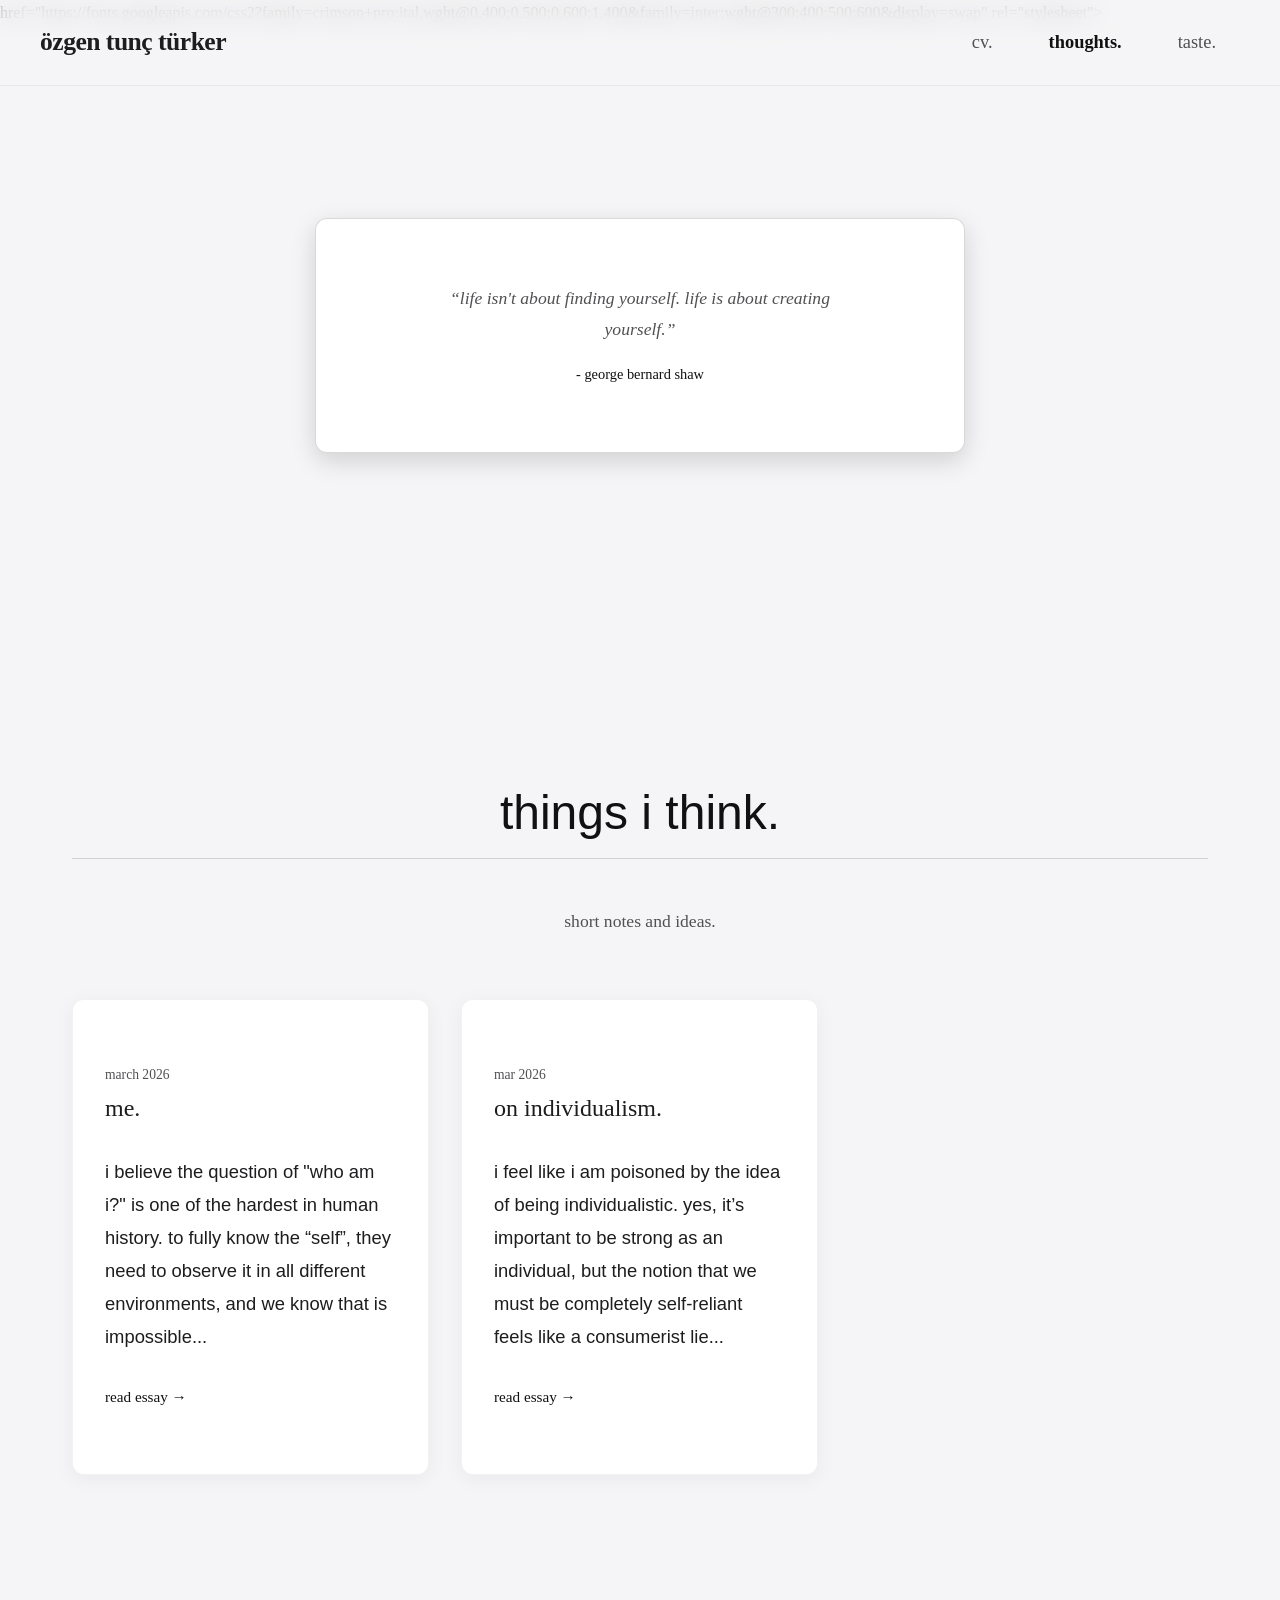
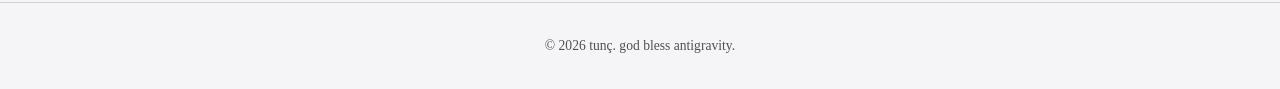
<file: thoughts.html>
<!DOCTYPE html>
<html lang="en">

<head>
    <meta charset="UTF-8">
    <meta name="viewport" content="width=device-width, initial-scale=1.0">
    <title>tunç türker - thoughts.</title>
    <meta name="description" content="Notes, thoughts, and writing by Tunc Turker.">

    <!--
    GLOBAL FONTS
    To change fonts across the whole site, swap these Google Fonts links.
    Then update `--font-primary` and `--font-secondary` in styles/main.css
    -->
    <link rel="preconnect" href="https://fonts.googleapis.com">
    <link rel="preconnect" href="https://fonts.gstatic.com" crossorigin>
    href="https://fonts.googleapis.com/css2?family=Crimson+Pro:ital,wght@0,400;0,500;0,600;1,400&family=Inter:wght@300;400;500;600&display=swap"
    rel="stylesheet">

    <!--
        CSS ARCHITECTURE
        - main.css: Global variables (Colors, Fonts, Spacing) and basic layout tags (body, h1, a).
        - components.css: Specific styles for the Hero, CV Cards, and Media Grids.
        - animations.css: Keyframes and classes for things fading/sliding in as you scroll.
    -->
    <link rel="stylesheet" href="styles/main.css">
    <link rel="stylesheet" href="styles/components.css">
    <link rel="stylesheet" href="styles/animations.css">
    <script src="js/thoughts-data.js" defer></script>
    <!-- Global Logic (Scroll reveals, tab switching) -->
    <script src="js/main.js" defer></script>
</head>

<body class="theme-auto">

    <!-- 
      TOP NAVIGATION BAR 
      The 'glass-nav' class in main.css gives it the blurred background effect.
    -->
    <nav id="navbar" class="glass-nav">
        <div class="nav-content">
            <!-- Clicking the logo scrolls smoothly back to the #hero section -->
            <a href="index.html" class="nav-logo">Özgen Tunç Türker</a>
            <div class="nav-links">
                <a href="cv.html">CV.</a>
                <a href="thoughts.html" class="active">Thoughts.</a>
                <a href="taste.html">taste.</a>
            </div>
        </div>
    </nav>

    <section class="landing-quote-section">
        <div class="container" style="display: flex; justify-content: center; width: 100%;">
            <a href="https://www.goodreads.com/quotes/8727-life-isn-t-about-finding-yourself-life-is-about-creating-yourself"
                style="text-decoration: none; transition: transform 0.3s ease;">
                <blockquote class="custom-blockquote reveal-text">
                    “Life isn't about finding yourself. Life is about creating yourself.”
                    <cite
                        style="display: block; margin-top: 1rem; font-size: 0.9rem; font-style: normal; color: var(--color-accent); font-weight: 500;">
                        - George Bernard Shaw</cite>
                </blockquote>
            </a>
        </div>
    </section>

    <section class="thoughts-section fade-in-section">
        <div class="container">
            <div class="section-header">
                <h2 class="section-title">things i think.</h2>
                <p class="section-subtitle">short notes and ideas.</p>
            </div>

            <!-- Text entries container -->
            <div id="thoughts-feed" class="thoughts-grid">
                <!-- Data will be injected here by main.js from thoughts-data.js -->
            </div>
        </div>
    </section>

    <footer>
        <div class="container footer-content">
            <p>&copy; 2026 Tunç. god bless antigravity.</p>
        </div>
    </footer>

</body>

</html>
</file>
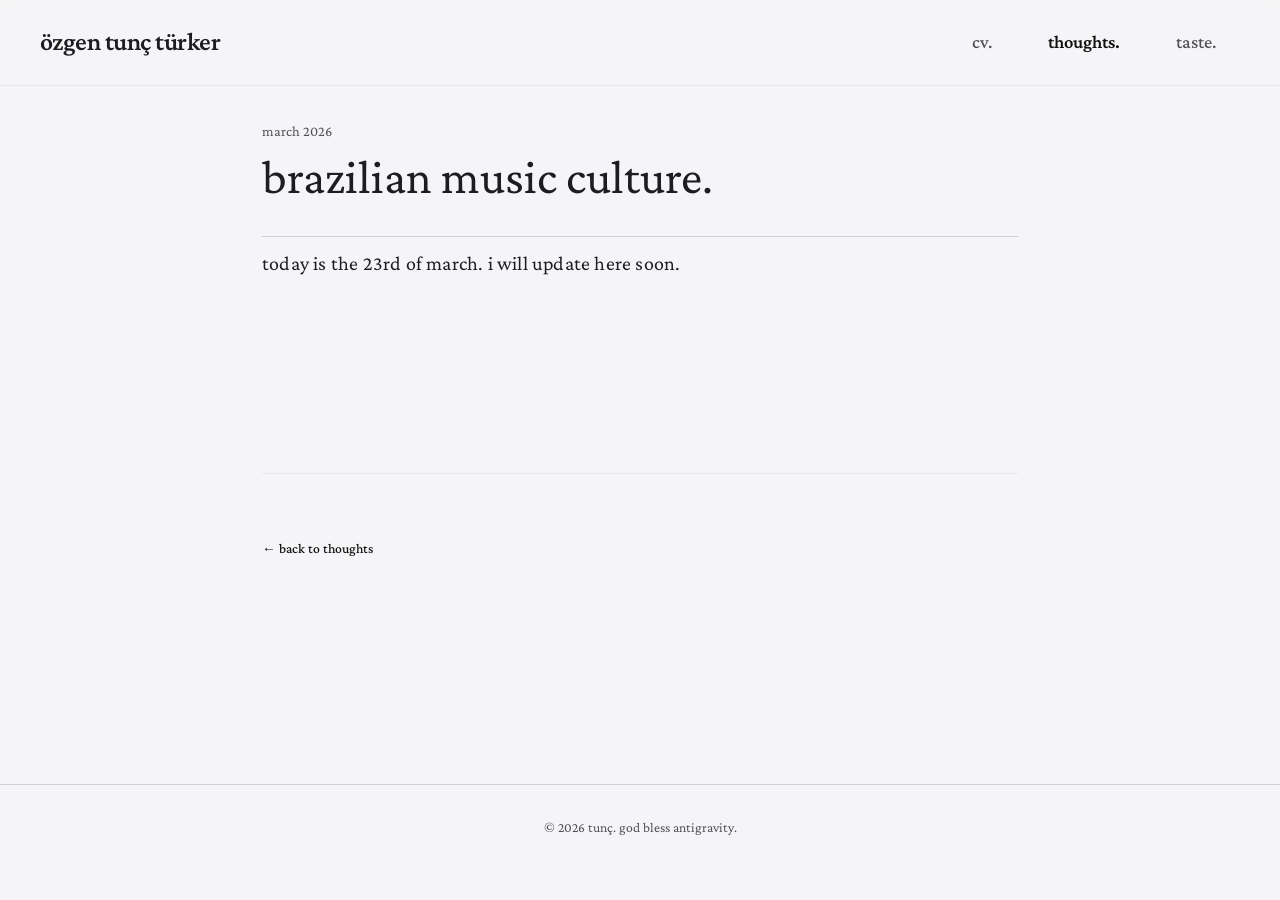
<file: thoughts/brasil.html>
<!DOCTYPE html>
<!-- No local images used in header -->
<html lang="en">

<head>
    <meta charset="UTF-8">
    <meta name="viewport" content="width=device-width, initial-scale=1.0">
    <title>brazilian music culture. - tunç türker</title>
    <meta name="description" content="A note on the layout of a third post by Tunc Turker.">

    <link rel="preconnect" href="https://fonts.googleapis.com">
    <link rel="preconnect" href="https://fonts.gstatic.com" crossorigin>
    <link href="https://fonts.googleapis.com/css2?family=Crimson+Pro:ital,wght@0,400;0,500;0,600;1,400&family=Inter:wght@300;400;500;600&display=swap"
    rel="stylesheet">

    <link rel="stylesheet" href="../styles/main.css">
    <link rel="stylesheet" href="../styles/components.css">
    <link rel="stylesheet" href="../styles/animations.css">

    <script src="../js/main.js" defer></script>
</head>

<body class="theme-auto">

    <nav id="navbar" class="glass-nav">
        <div class="nav-content">
            <a href="../index.html" class="nav-logo">Özgen Tunç Türker</a>
            <div class="nav-links">
                <a href="../cv.html">CV.</a>
                <a href="../thoughts.html" class="active">thoughts.</a>
                <a href="../taste.html">taste.</a>
            </div>
        </div>
    </nav>

    <main style="padding-top: 120px; padding-bottom: var(--space-2xl);">
        <article class="container essay-article fade-in-section is-visible">
            <header>
                <div
                    style="font-size: 0.9rem; color: var(--color-text-muted); margin-bottom: var(--space-xs); font-family: var(--font-primary);">
                    March 2026
                </div>
                <h1
                    style="font-family: var(--font-primary); font-size: 3rem; margin-bottom: var(--space-md); color: var(--color-text-main); line-height: 1.1;">
                    brazilian music culture.
                </h1>
                <hr style="border: none; border-bottom: 1px solid var(--color-accent-dim); margin: var(--space-xs) 0;">
            </header>

            <div class="essay-content">
                today is the 23rd of march. i will update here soon.
            </div>

            <footer
                style="margin-top: var(--space-2xl); padding-top: var(--space-lg); border-top: 1px solid var(--glass-border);">
                <a href="../thoughts.html"
                    style="color: var(--color-accent); text-decoration: none; font-weight: 500; display: flex; align-items: center; gap: 0.5rem;">
                    ← back to thoughts
                </a>
            </footer>
        </article>
    </main>

    <footer>
        <div class="container footer-content">
            <p>&copy; 2026 Tunç. god bless antigravity.</p>
        </div>
    </footer>

</body>

</html>
</file>
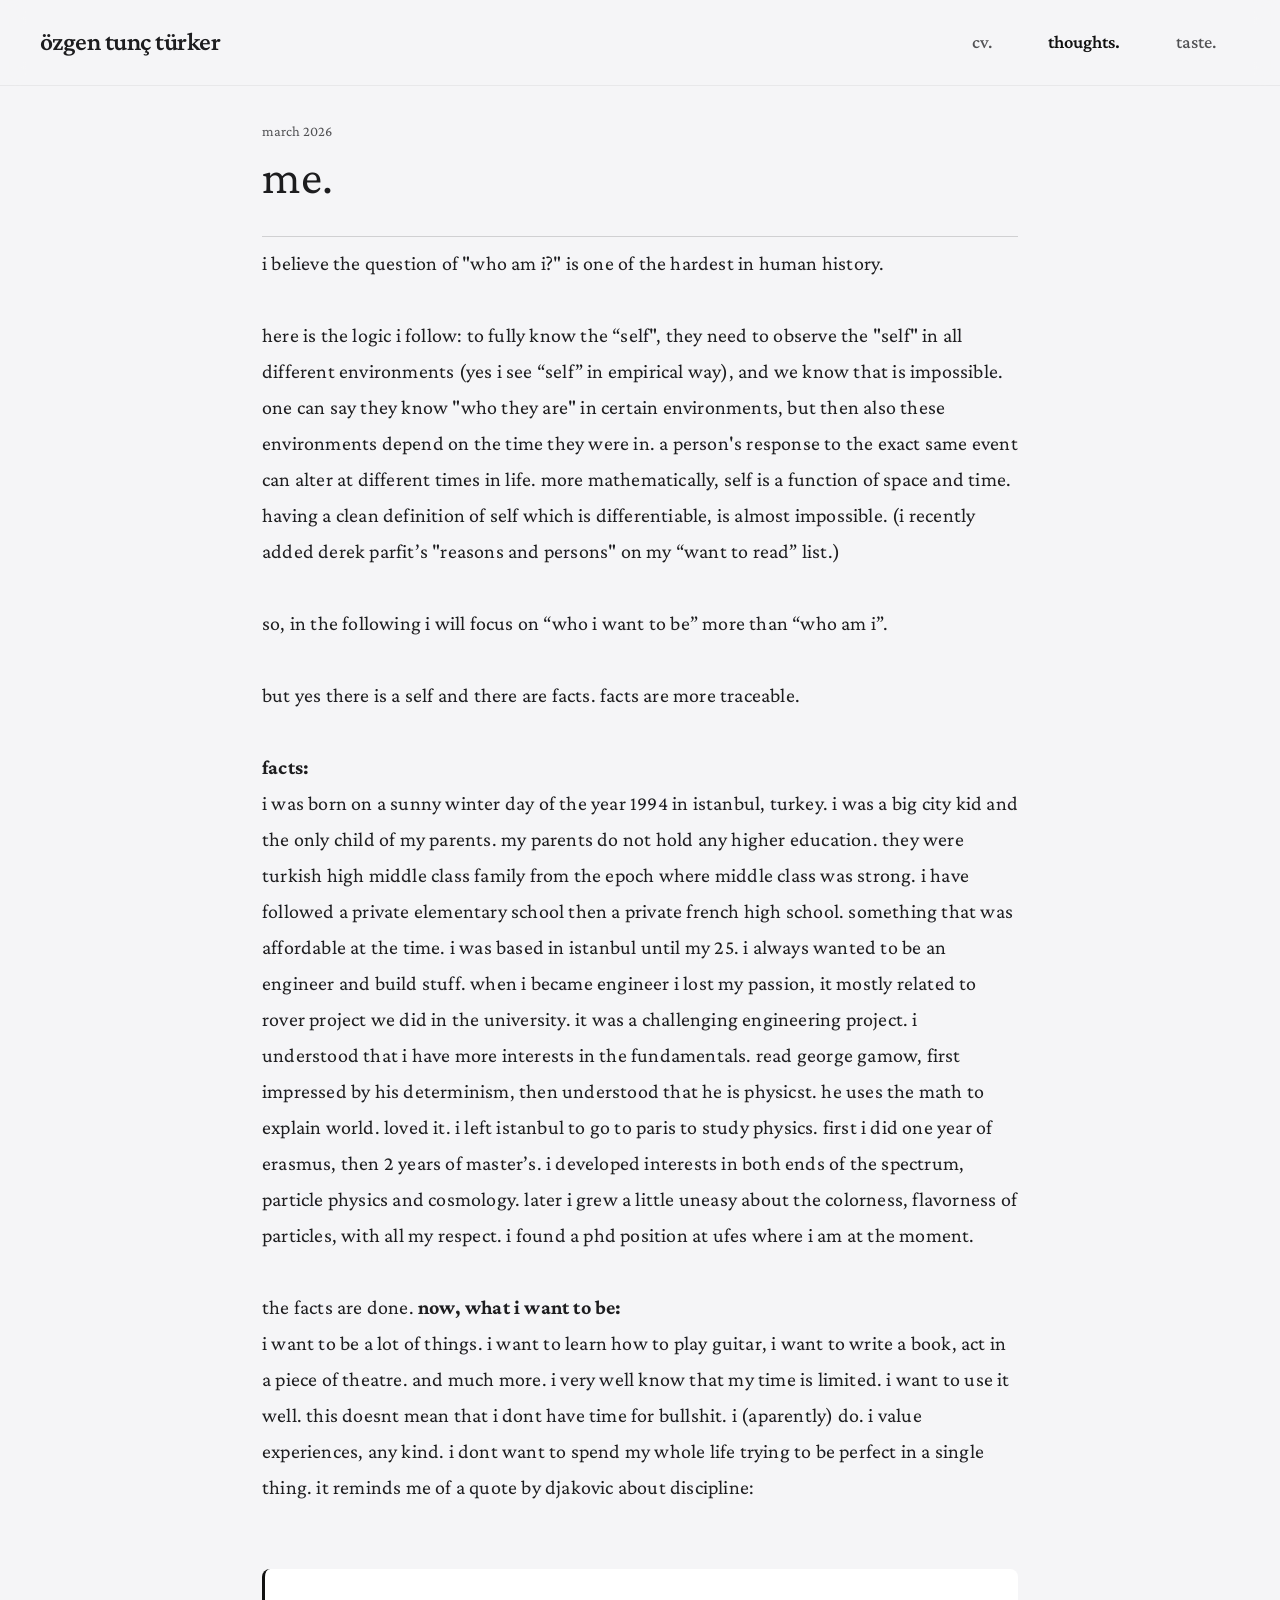
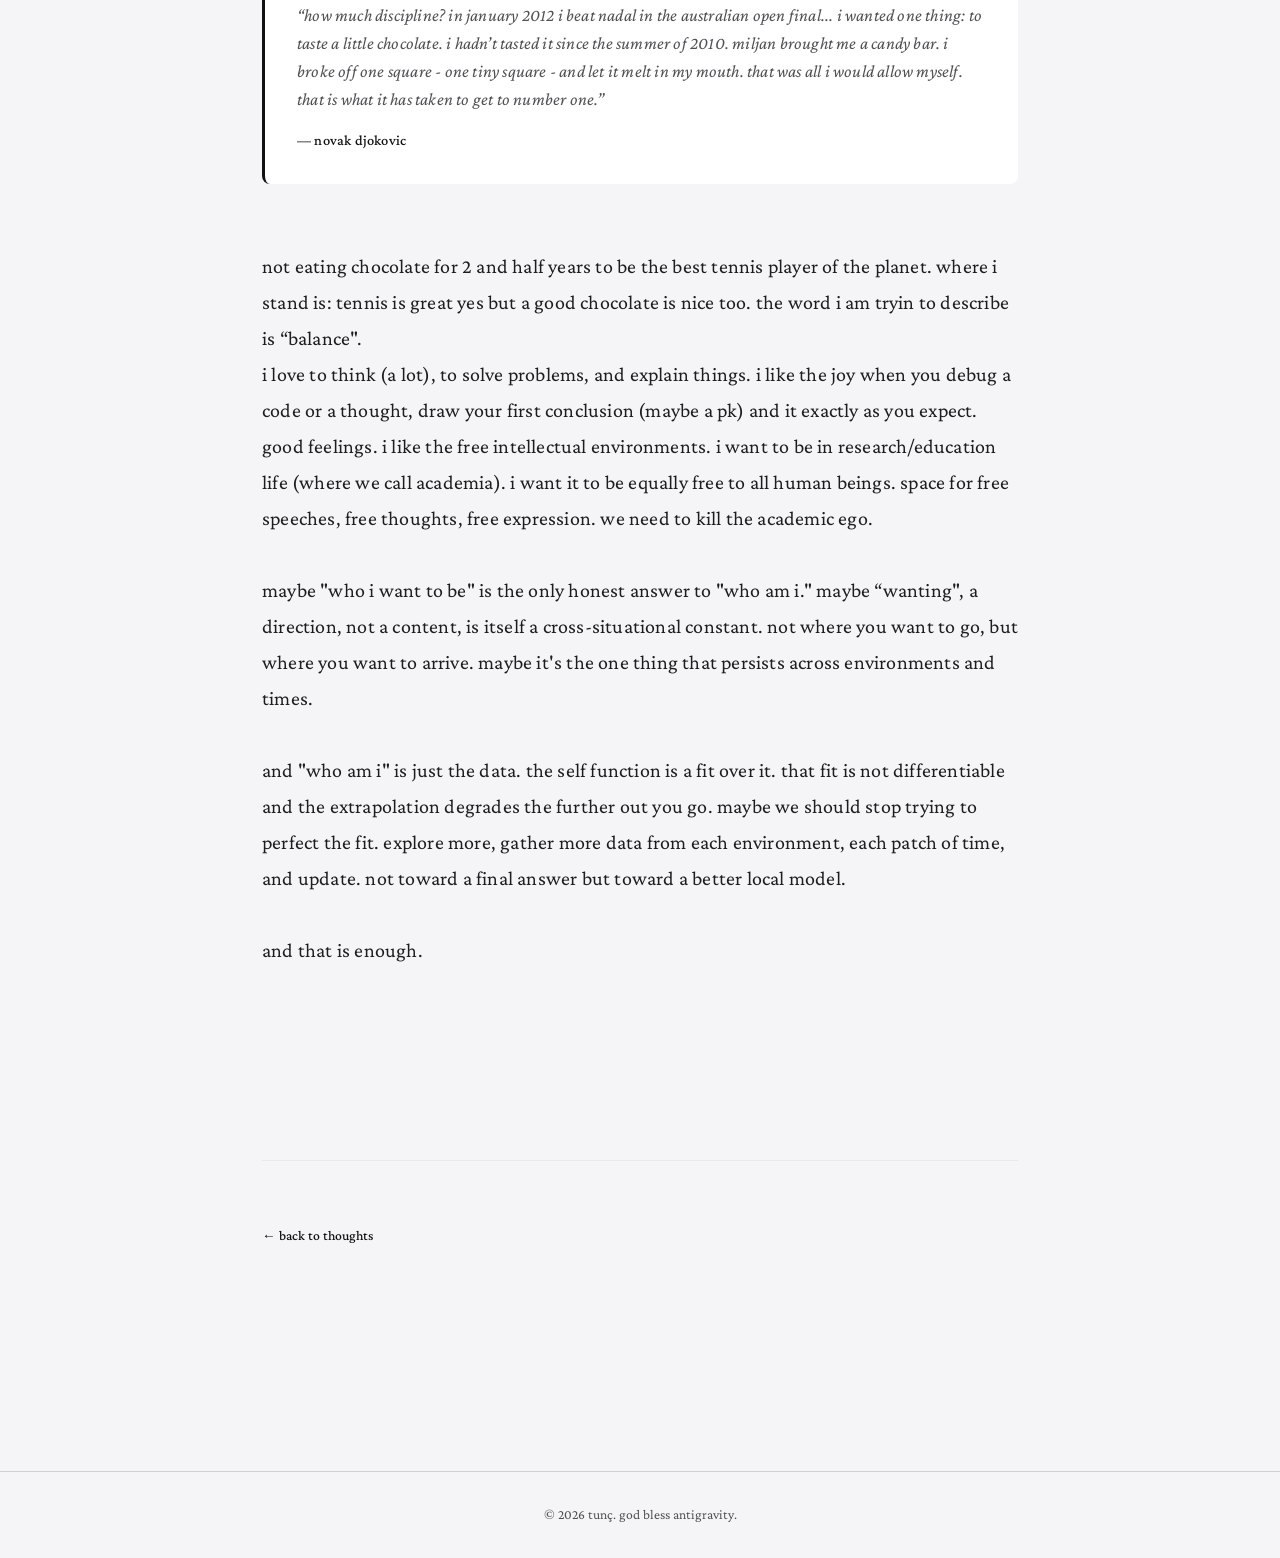
<file: thoughts/me.html>
<!DOCTYPE html>
<!-- No local images used in header -->
<html lang="en">

<head>
    <meta charset="UTF-8">
    <meta name="viewport" content="width=device-width, initial-scale=1.0">
    <title>me. - tunç türker</title>
    <meta name="description" content="A note on the layout of a third post by Tunc Turker.">

    <link rel="preconnect" href="https://fonts.googleapis.com">
    <link rel="preconnect" href="https://fonts.gstatic.com" crossorigin>
    <link href="https://fonts.googleapis.com/css2?family=Crimson+Pro:ital,wght@0,400;0,500;0,600;1,400&family=Inter:wght@300;400;500;600&display=swap"
        rel="stylesheet">

    <link rel="stylesheet" href="../styles/main.css">
    <link rel="stylesheet" href="../styles/components.css">
    <link rel="stylesheet" href="../styles/animations.css">

    <script src="../js/main.js" defer></script>
</head>

<body class="theme-auto">

    <nav id="navbar" class="glass-nav">
        <div class="nav-content">
            <a href="../index.html" class="nav-logo">Özgen Tunç Türker</a>
            <div class="nav-links">
                <a href="../cv.html">CV.</a>
                <a href="../thoughts.html" class="active">Thoughts.</a>
                <a href="../taste.html">taste.</a>
            </div>
        </div>
    </nav>

    <main style="padding-top: 120px; padding-bottom: var(--space-2xl);">
        <article class="container essay-article fade-in-section is-visible">
            <header>
                <div
                    style="font-size: 0.9rem; color: var(--color-text-muted); margin-bottom: var(--space-xs); font-family: var(--font-primary);">
                    March 2026
                </div>
                <h1
                    style="font-family: var(--font-primary); font-size: 3rem; margin-bottom: var(--space-md); color: var(--color-text-main); line-height: 1.1;">
                    me.
                </h1>
                <hr style="border: none; border-bottom: 1px solid var(--color-accent-dim); margin: var(--space-xs) 0;">
            </header>

            <div class="essay-content">
                <p>i believe the question of "who am i?" is one of the hardest in human history.
                </p>
                <br>
                <p>here is the logic i
                    follow: to fully know the “self", they need to observe the "self" in all different environments (yes
                    i see “self” in empirical way), and we know that is impossible. one can say they know "who they are"
                    in certain environments, but then also these environments depend on the time they were in.
                    a person's response to the exact same event can alter at different times in life.
                    more mathematically, self is a function of space and time. having a clean definition of self which
                    is
                    differentiable, is almost impossible. (i recently added derek parfit’s "reasons and persons" on my
                    “want to read” list.)
                </p>
                <br>
                <p>so, in the following i will focus on “who i want to be” more than “who am i”.
                </p>
                <br>
                <p>but yes there is a self and there are facts. facts are more traceable.</p>
                <br>
                <p><strong>facts:</strong><br>
                    i was born on a sunny winter day of the year 1994 in istanbul, turkey. i was a big city kid and the
                    only child of my parents. my parents do not hold any higher education. they were turkish high middle
                    class family from the epoch where middle class was strong. i have followed a private elementary
                    school then a private french high school. something that was affordable at the time. i was based in
                    istanbul until my 25. i always wanted to be an engineer and build stuff. when i became engineer i
                    lost my passion, it mostly related to rover project we did in the university. it was a challenging
                    engineering project. i understood that i have more interests in the fundamentals. read george gamow,
                    first impressed by his determinism, then understood that he is physicst. he uses the math to explain
                    world. loved it. i left istanbul to go to paris to study physics. first i did one year of erasmus,
                    then
                    2 years of master’s. i developed interests in both ends of the spectrum, particle physics and
                    cosmology.
                    later i grew a little uneasy about the colorness, flavorness of particles, with all my respect. i
                    found a phd position at ufes where i am at the moment.</p>
                <br>
                <p>the facts are done. <strong>now, what i want to be:</strong><br>
                    i want to be a lot of things. i want to learn how to play guitar, i want to write a book, act in a
                    piece of theatre. and much more. i very well know that my time is limited. i want to use it well.
                    this doesnt mean that i dont have time for bullshit. i (aparently) do. i value experiences, any
                    kind.
                    i dont want to spend my whole life trying to be perfect in a single thing. it reminds me of a quote
                    by djakovic about discipline:
                </p>

                <a href="https://www.goodreads.com/quotes/7510085-how-much-discipline-in-january-2012-i-beat-nadal-in"
                    target="_blank" style="text-decoration: none; display: block; margin: var(--space-lg) 0;">
                    <blockquote
                        style="font-size: 1.1rem; color: var(--color-text-muted); font-style: italic; padding: var(--space-md); background: var(--color-bg-alt); border-left: 3px solid var(--color-accent); border-radius: 8px; line-height: 1.6; transition: all 0.3s ease;"
                        onmouseover="this.style.transform='translateX(5px)'; this.style.borderColor='var(--color-text-main)'"
                        onmouseout="this.style.transform='translateX(0)'; this.style.borderColor='var(--color-accent)'">
                        “How much discipline? In January 2012 I beat Nadal in the Australian Open final... I wanted one
                        thing: to taste a little chocolate. I hadn’t tasted it since the summer of 2010. Miljan brought
                        me a candy bar. I broke off one square - one tiny square - and let it melt in my mouth. That was
                        all I would allow myself. That is what it has taken to get to number one.”
                        <cite
                            style="display: block; margin-top: 1rem; font-size: 0.9rem; font-style: normal; color: var(--color-accent); font-weight: 500;">—
                            Novak Djokovic</cite>
                    </blockquote>
                </a>

                <p>not eating chocolate for 2 and half years to be the best tennis player of the planet. where i stand
                    is: tennis is great yes but a good chocolate is nice too. the word i am tryin to describe is
                    “balance".</p>

                <p>i love to think (a lot), to solve problems, and explain things. i like the joy when you debug a code
                    or a thought,
                    draw your first conclusion (maybe a pk) and it exactly as you expect. good feelings. i like the free
                    intellectual
                    environments. i want to be in research/education life (where we call academia). i want it to
                    be equally free to all human beings. space for free speeches, free thoughts, free expression. we
                    need to kill the academic ego.</p>
                <br>
                <p>maybe "who i want to be" is the only honest answer to "who am i." maybe “wanting", a direction,
                    not a
                    content, is itself a cross-situational constant. not where you want to go, but where you want to
                    arrive.
                    maybe it's the one thing that persists across environments and times.
                </p>
                <br>
                <p>and "who am i" is just the data. the self function is a fit over it. that fit is not differentiable
                    and
                    the extrapolation degrades the further out you go. maybe we should stop trying to perfect the fit.
                    explore more, gather more data from each environment, each patch of time, and update. not toward a
                    final
                    answer but toward a better local model.
                </p><br>
                <p>and that is enough. </p>
            </div>

            <footer
                style="margin-top: var(--space-2xl); padding-top: var(--space-lg); border-top: 1px solid var(--glass-border);">
                <a href="../thoughts.html"
                    style="color: var(--color-accent); text-decoration: none; font-weight: 500; display: flex; align-items: center; gap: 0.5rem;">
                    ← back to thoughts
                </a>
            </footer>
        </article>
    </main>

    <footer>
        <div class="container footer-content">
            <p>&copy; 2026 Tunç. god bless antigravity.</p>
        </div>
    </footer>

</body>

</html>
</file>
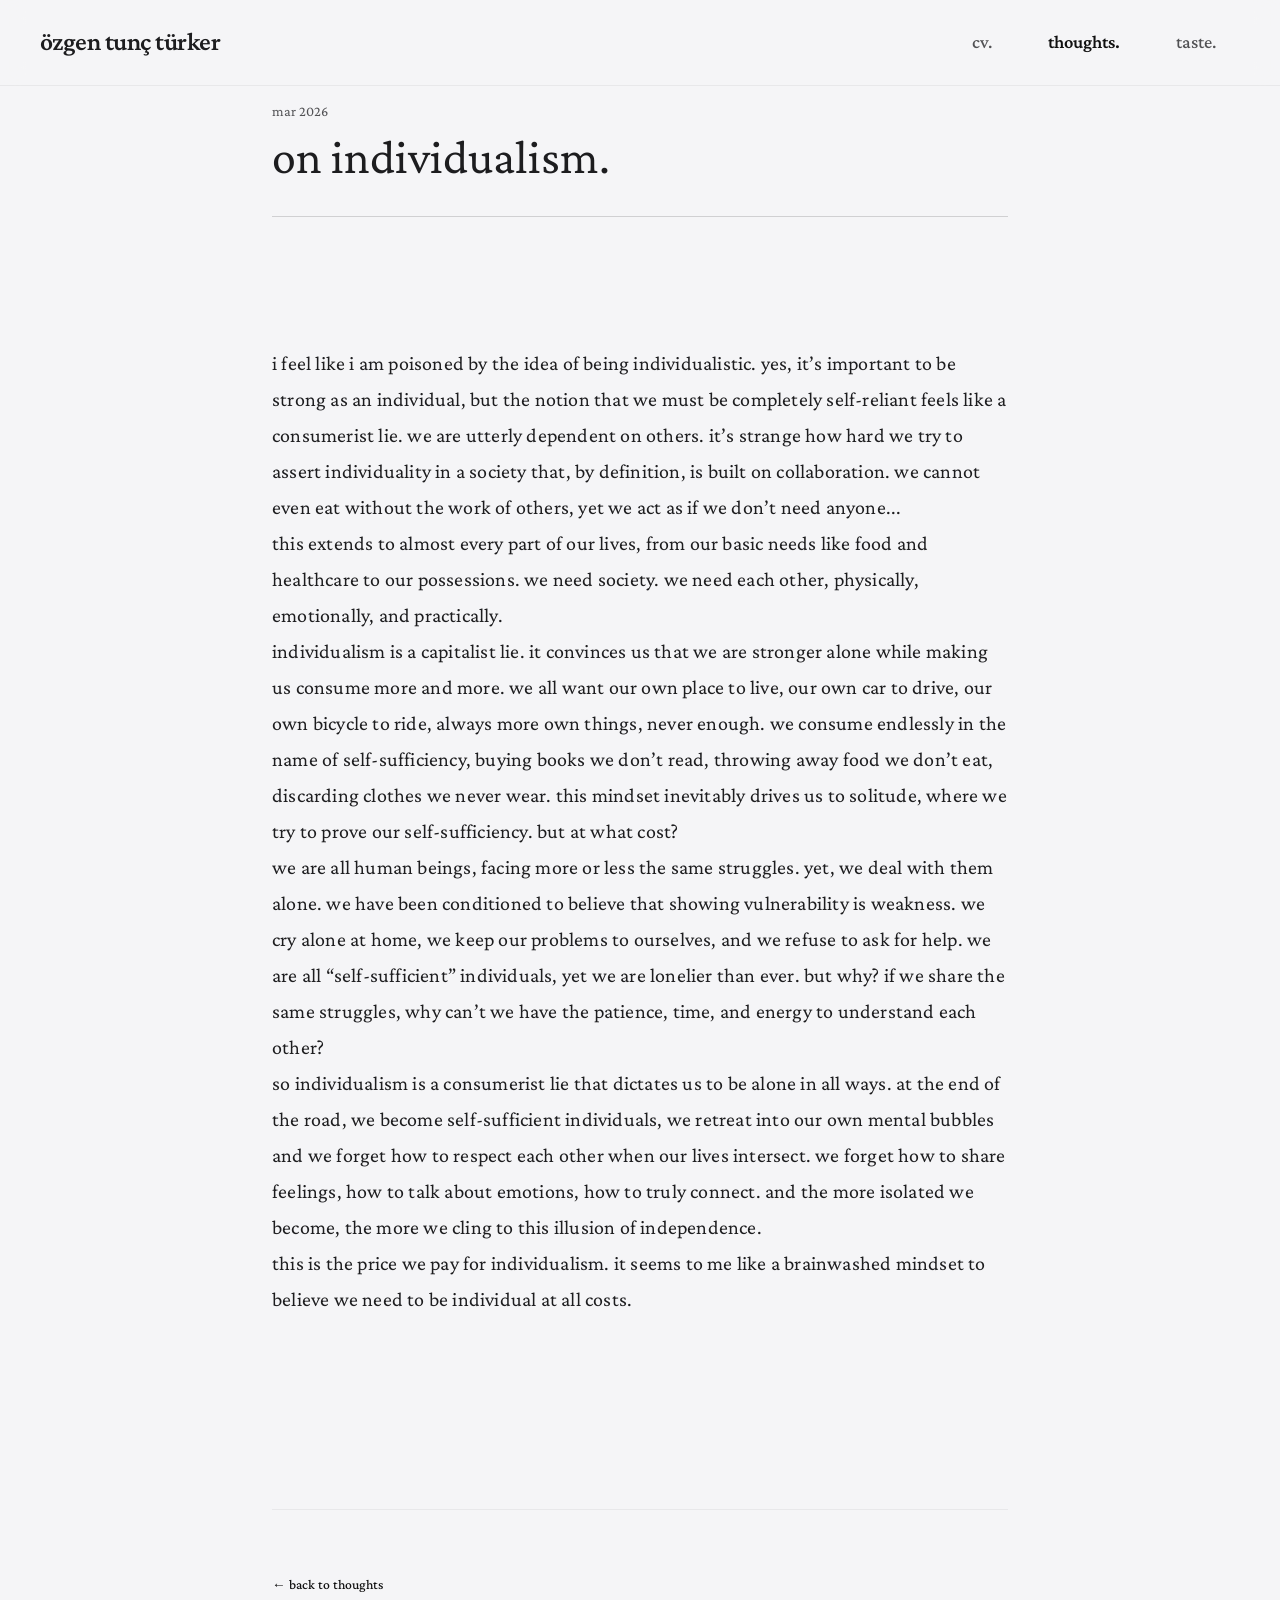
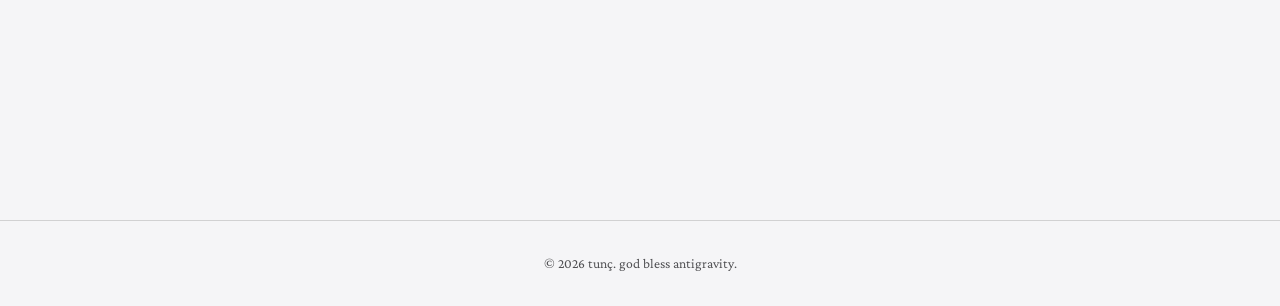
<file: thoughts/on-individualism.html>
<!DOCTYPE html>
<html lang="en">

<head>
    <meta charset="UTF-8">
    <meta name="viewport" content="width=device-width, initial-scale=1.0">
    <title>on individualism. - tunç türker</title>
    <meta name="description" content="An essay on individualism and consumerism by Tunc Turker.">

    <link rel="preconnect" href="https://fonts.googleapis.com">
    <link rel="preconnect" href="https://fonts.gstatic.com" crossorigin>
    <link href="https://fonts.googleapis.com/css2?family=Crimson+Pro:ital,wght@0,400;0,500;0,600;1,400&family=Inter:wght@300;400;500;600&display=swap"
        rel="stylesheet">

    <link rel="stylesheet" href="../styles/main.css">
    <link rel="stylesheet" href="../styles/components.css">
    <link rel="stylesheet" href="../styles/animations.css">

    <script src="../js/main.js" defer></script>
</head>

<body class="theme-auto">

    <nav id="navbar" class="glass-nav">
        <div class="nav-content">
            <a href="../index.html" class="nav-logo">Özgen Tunç Türker</a>
            <div class="nav-links">
                <a href="../cv.html">CV.</a>
                <a href="../thoughts.html" class="active">Thoughts.</a>
                <a href="../taste.html">taste.</a>
            </div>
        </div>
    </nav>

    <main style="padding-top: 100px; padding-bottom: var(--space-2xl);">
        <article class="container fade-in-section is-visible" style="max-width: 800px; margin: 0 auto;">
            <header style="margin-bottom: var(--space-xl); text-align: left;">
                <div
                    style="font-size: 0.9rem; color: var(--color-text-muted); margin-bottom: var(--space-xs); font-family: var(--font-primary);">
                    Mar 2026
                </div>
                <h1
                    style="font-family: var(--font-primary); font-size: 3rem; margin-bottom: var(--space-md); color: var(--color-text-main); line-height: 1.1;">
                    on individualism.
                </h1>
                <hr style="border: none; border-bottom: 1px solid var(--color-accent-dim); margin: var(--space-md) 0;">
            </header>

            <div class="essay-content">
                <p>I feel like I am poisoned by the idea of being individualistic. Yes, it’s important to be strong as
                    an individual, but the notion that we must be completely self-reliant feels like a consumerist lie.
                    We are utterly dependent on others. It’s strange how hard we try to assert individuality in a
                    society that, by definition, is built on collaboration. We cannot even eat without the work of
                    others, yet we act as if we don’t need anyone...</p>
                <p>This extends to almost every part of our lives, from our basic needs like food and healthcare to our
                    possessions. We need society. We need each other, physically, emotionally, and practically.</p>
                <p>Individualism is a capitalist lie. It convinces us that we are stronger alone while making us consume
                    more and more. We all want our own place to live, our own car to drive, our own bicycle to
                    ride, always more own things, never enough. We consume endlessly in the name of
                    self-sufficiency, buying books we don’t read, throwing away food we don’t eat, discarding clothes we
                    never wear. This mindset inevitably drives us to solitude, where we try to prove our
                    self-sufficiency. But at what cost?</p>
                <p>We are all human beings, facing more or less the same struggles. Yet, we deal with them alone. We
                    have been conditioned to believe that showing vulnerability is weakness. We cry alone at home, we
                    keep our problems to ourselves, and we refuse to ask for help. We are all “self-sufficient”
                    individuals, yet we are lonelier than ever. But why? If we share the same struggles, why can’t we
                    have the patience, time, and energy to understand each other?</p>
                <p>So individualism is a consumerist lie that dictates us to be alone in all ways. At the end of the
                    road, we become self-sufficient individuals, we retreat into our own mental bubbles and we forget
                    how to respect each other when our lives intersect. We forget how to share feelings, how to talk
                    about emotions, how to truly connect. And the more isolated we become, the more we cling to this
                    illusion of independence.</p>
                <p>This is the price we pay for individualism. It seems to me like a brainwashed mindset to believe we
                    need to be individual at all costs.</p>
            </div>

            <footer
                style="margin-top: var(--space-2xl); padding-top: var(--space-lg); border-top: 1px solid var(--glass-border);">
                <a href="../thoughts.html"
                    style="color: var(--color-accent); text-decoration: none; font-weight: 500; display: flex; align-items: center; gap: 0.5rem;">
                    ← back to thoughts
                </a>
            </footer>
        </article>
    </main>

    <footer>
        <div class="container footer-content">
            <p>&copy; 2026 Tunç. god bless antigravity.</p>
        </div>
    </footer>

</body>

</html>
</file>
<file: styles/main.css>
/* 
 * ============================================================================
 * MAIN DESIGN SYSTEM & GLOBAL VARIABLES
 * ============================================================================
 * This file controls the foundational look of the entire website.
 * Change the variables below to instantly update colors, fonts, and spacing globally.
 */

:root {
    /* 
     * --- COLOR PALETTE (Light Theme - Default) --- 
     * Adjust these hex codes to change the overall feel of the light mode.
     */
    --color-bg: #f5f5f7;
    /* Main background color (off-white) */
    --color-bg-alt: #ffffff;
    /* Alternative background for cards (pure white) */
    --color-text: #1d1d1f;
    /* Main reading text color (very dark gray) */
    --color-text-muted: #515154;
    /* Subtitles and less important text */
    --color-accent: #111111;
    /* Headings, links, and borders (almost black) */
    --color-accent-dim: rgba(0, 0, 0, 0.15);
    /* Subtle lines and borders */
    --color-link: #0066cc;
    /* Blue links */

    /* 
     * --- TYPOGRAPHY OPTIONS --- 
     * Uncomment the block you want to use and comment out the rest.
     */

    /* OPTION 1: Classic Editorial (Formal, magazine-like) */
    /* not good for my name!
    --font-primary: 'Inter', -apple-system, BlinkMacSystemFont, sans-serif;
    --font-secondary: 'Playfair Display', Georgia, serif;
    */

    /* OPTION 2: Modern Hybrid (Serif Titles / Sans Body) */
    --font-primary: 'Crimson Pro', Georgia, serif;
    --font-secondary: 'Inter', -apple-system, BlinkMacSystemFont, sans-serif;


    /* OPTION 3: Neo-Minimalist (Sharp, clean startup/design portfolio) */
    /* --font-primary: 'Inter', -apple-system, BlinkMacSystemFont, sans-serif;
    --font-secondary: 'Outfit', -apple-system, BlinkMacSystemFont, sans-serif; */

    /* 
     * --- SPACING SYSTEM --- 
     * Controls padding and margins between elements. 
     * Increase these if you want a more "airy", spacious design.
     */
    --space-xs: 0.5rem;
    /* ~8px */
    --space-sm: 1rem;
    /* ~16px */
    --space-md: 2rem;
    /* ~32px */
    --space-lg: 4rem;
    /* ~64px */
    --space-xl: 8rem;
    /* ~128px */
    --space-2xl: 12rem;
    /* ~192px */

    /* 
     * --- ESSAY LAYOUT --- 
     * Adjust this to change how wide the text is across all essays.
     */
    --essay-max-width: 820px;

    /* 
     * --- BORDERS & ANIMATIONS --- 
     */
    --radius-sm: 4px;
    /* Small rounded corners (e.g., buttons) */
    --radius-md: 8px;
    /* Medium rounded corners (e.g., cards, grids) */
    --radius-lg: 16px;
    /* Large rounded corners */
    --transition-fast: 0.2s ease;
    /* Speed for hover effects (colors, borders) */
    --transition-slow: 0.6s cubic-bezier(0.22, 1, 0.36, 1);
    /* Speed for sliding/fading elements */
}

/* 
 * ============================================================================
 * DARK MODE OVERRIDES
 * ============================================================================
 * If the user's OS or browser is in Dark Mode, these variables replace the light ones.
 */
@media (prefers-color-scheme: dark) {
    :root {
        /* Color Palette - Premium Dark Theme */
        --color-bg: #0a0a0c;
        /* Deep, almost black background */
        --color-bg-alt: #121215;
        /* Slightly lighter black for cards */
        --color-text: #e0e0e0;
        /* Light gray text for readability */
        --color-text-muted: #88888b;
        /* Darker gray for subtitles */
        --color-accent: #f5f5f5;
        /* Off-white for headings/highlights */
        --color-accent-dim: rgba(255, 255, 255, 0.1);
        /* Subtle white borders */
        --color-link: #4da6ff;
        /* Lighter blue links for dark mode */

        /* Navigation specific dark mode variables */
        --nav-bg: rgba(10, 10, 12, 0.7);
        --nav-bg-scrolled: rgba(10, 10, 12, 0.9);
        --glass-border: rgba(255, 255, 255, 0.05);
    }
}

/* Light mode specific Navigation variables */
@media (prefers-color-scheme: light) {
    :root {
        --nav-bg: rgba(245, 245, 247, 0.7);
        --nav-bg-scrolled: rgba(245, 245, 247, 0.9);
        --glass-border: rgba(0, 0, 0, 0.05);
    }
}

/* 
 * ============================================================================
 * GLOBAL HTML & BODY STYLES
 * ============================================================================
 */
* {
    margin: 0;
    padding: 0;
    box-sizing: border-box;
    /* Ensures padding doesn't affect total width/height */
}

html {
    scroll-behavior: smooth;
    /* Enables smooth scrolling when clicking anchor links (#cv, #showcase) */
}

body.theme-auto {
    background-color: var(--color-bg);
    color: var(--color-text);
    font-family: var(--font-primary);
    /* Paragraphs use this font */
    line-height: 1.6;
    /* Spacing between lines of text */
    text-transform: lowercase;
    /* Forces all text to be lowercase */
    -webkit-font-smoothing: antialiased;
    /* Makes fonts look sharper on Mac */
    -moz-osx-font-smoothing: grayscale;
    overflow-x: hidden;
    /* Prevents horizontal scrolling */
}

/* 
 * --- CORE LAYOUT CONTAINER --- 
 * This keeps all content centered and sets the maximum width of the website.
 * Change max-width to make the site wider or narrower globally.
 */
.container {
    max-width: 1200px;
    margin: 0 auto;
    padding: 0 var(--space-md);
}

/* All headings default to the secondary (serif) font */
h1,
h2,
h3,
h4 {
    font-family: var(--font-secondary);
    font-weight: 400;
    line-height: 1.2;
    color: var(--color-accent);
}

a {
    color: inherit;
    text-decoration: none;
    /* Removes underlines from links */
    transition: color var(--transition-fast);
}

section {
    padding: var(--space-xl) 0;
    /* Huge vertical spacing between major sections */
}

/* The big titles at the top of the CV and Showcase sections */
.section-title {
    font-size: 3rem;
    margin-bottom: var(--space-lg);
    border-bottom: 1px solid var(--color-accent-dim);
    padding-bottom: var(--space-sm);
}

/* 
 * ============================================================================
 * NAVIGATION BAR (GLASSMORPHISM)
 * ============================================================================
 */
.glass-nav {
    position: fixed;
    /* Sticks to the top of the screen */
    top: 0;
    left: 0;
    width: 100%;
    padding: var(--space-sm) var(--space-md);
    background: var(--nav-bg);
    backdrop-filter: blur(12px);
    /* Creates the "frosted glass" effect underneath the navbar */
    -webkit-backdrop-filter: blur(12px);
    border-bottom: 1px solid var(--glass-border);
    z-index: 1000;
    /* Ensures navbar stays above all other content */
}

.nav-content {
    max-width: 1200px;
    margin: 0 auto;
    display: flex;
    /* Aligns logo left and links right */
    justify-content: space-between;
    align-items: center;
}

/* Logo (Your Name) */
.nav-logo {
    font-family: var(--font-primary);
    font-size: 1.6rem;
    font-weight: 600;
    letter-spacing: -0.02em;
    color: var(--color-text-main);
    transition: opacity var(--transition-fast);
}

.nav-logo:hover {
    opacity: 0.8;
}

/* Navigation Links Container */
.nav-links {
    display: flex;
    gap: var(--space-xs);
}

/* Navigation Links (CV, Showcase) */
.nav-links a {
    font-size: 1.15rem;
    font-weight: 500;
    text-transform: lowercase;
    /* Matching the site's lowercase aesthetic */
    color: var(--color-text-muted);
    padding: 12px 24px;
    border-radius: 28px;
    transition: all var(--transition-fast) ease;
}

/* Hover effect for navbar links */
.nav-links a:hover {
    color: var(--color-text-main);
    background-color: rgba(255, 255, 255, 0.05);
    /* Very subtle glass hover */
    box-shadow: 0 4px 12px rgba(0, 0, 0, 0.1);
}

/* Active Nav State */
.nav-links a.active {
    color: var(--color-accent);
    font-weight: 600;
}

/* 
 * ============================================================================
 * FOOTER
 * ============================================================================
 */
footer {
    padding: var(--space-md) 0;
    text-align: center;
    border-top: 1px solid var(--color-accent-dim);
    color: var(--color-text-muted);
    font-size: 0.85rem;
}

/* 
 * ============================================================================
 * PREMIUM MICRO-INTERACTIONS
 * ============================================================================
 * Custom text highlighting color
 */
::selection {
    background-color: var(--color-link);
    color: #ffffff;
}

::-moz-selection {
    background-color: var(--color-link);
    color: #ffffff;
}
</file>
<file: styles/components.css>
/* 
 * ============================================================================
 * HERO SECTION
 * ============================================================================
 * Controls the top introduction area with the photo and bio.
 */
.hero-section {
    min-height: 100vh;
    /* Makes the hero take up at least the full screen height */
    display: flex;
    align-items: center;
    position: relative;
    overflow: hidden;
}

/* 
 * The main wrapper for hero content.
 * Adjust 'gap' to change the spacing between the photo and the text.
 */
.hero-container {
    display: flex;
    flex-direction: column;
    align-items: flex-start;
    gap: var(--space-md);
    position: relative;
    z-index: 2;
    padding-top: var(--space-xl);
    /* 
     * Increase this max-width to make the FOTO and TITLE row longer 
     */
    max-width: 1000px;
}

@media (min-width: 1000px) {
    .hero-container {
        padding-top: 0;
    }
}

/* 
 * The top row containing the FOTO and TITLE 
 */
.hero-header {
    display: flex;
    flex-direction: row;
    align-items: center;
    gap: var(--space-lg);
    width: 100%;
}

@media (max-width: 600px) {
    .hero-header {
        flex-direction: column;
        align-items: flex-start;
        gap: var(--space-md);
    }
}

/* 
 * Text container width in the hero.
 * Increase max-width if you want sentences to run longer before wrapping.
 */
.hero-content {
    flex: 1;
    max-width: 1000px;
    /* Increase this to make the paragraphs below wider */
}

/* "hey, this is tunç" heading */
.hero-title-wrapper {
    flex: 1;
}

.hero-title {
    /* 'clamp' makes text scale smoothly across mobile/tablet/desktop */
    font-family: var(--font-secondary);
    font-size: clamp(2.5rem, 5vw, 4.5rem);
    margin-bottom: 0px;
    letter-spacing: -0.02em;
    display: flex;
    flex-wrap: wrap;
    /* Allows phonetic to drop to next line on tiny screens */
    align-items: baseline;
    gap: 12px;
}

/* Phonetic spelling next to title */
.phonetic {
    font-size: clamp(1rem, 2vw, 1.5rem);
    color: var(--color-text-muted);
    font-family: var(--font-primary);
    font-weight: 400;
}

/* 
 * Paragraphs in the hero bio.
 * Change font-size or line-height here to make the bio text larger/smaller.
 */
.hero-bio {
    font-size: 1.2rem;
    color: var(--color-text-muted);
    line-height: 1.8;
}

.hero-bio p {
    margin-bottom: var(--space-md);
}

.hero-bio p:last-child {
    margin-bottom: 0;
}

/* 
 * --- PREMIUM INLINE LINKS --- 
 * Replaces standard underlines with an animated reveal line
 */
.hero-bio a {
    color: var(--color-link);
    font-weight: 500;
    position: relative;
    text-decoration: none;
    transition: color var(--transition-fast);
}

.hero-bio a::after {
    content: "";
    position: absolute;
    width: 100%;
    transform: scaleX(0);
    height: 1px;
    bottom: -2px;
    left: 0;
    background-color: var(--color-accent);
    transform-origin: bottom right;
    transition: transform 0.3s ease-out;
}

.hero-bio a:hover {
    color: var(--color-accent);
}

.hero-bio a:hover::after {
    transform: scaleX(1);
    transform-origin: bottom left;
}

.explore-text {
    margin-top: var(--space-md);
    font-style: italic;
    color: var(--color-text-muted) !important;
}

/* Custom Blockquote */
.custom-blockquote {
    font-size: 1.1rem;
    color: var(--color-text-muted);
    font-style: italic;
    max-width: 650px;
    margin: 0 auto;
    text-align: center;
    line-height: 1.8;
    padding: var(--space-lg) var(--space-xl);
    background-color: var(--color-bg-alt);
    border: 1px solid var(--color-accent-dim);
    border-radius: 12px;
    box-shadow: 0 8px 24px rgba(0, 0, 0, 0.15);
    backdrop-filter: blur(10px);
    -webkit-backdrop-filter: blur(10px);
    transition: all 0.3s ease;
    transform-origin: center;
}

.custom-blockquote:hover {
    transform: scale(1.02);
    border-color: var(--color-accent) !important;
    box-shadow: 0 12px 32px rgba(0, 0, 0, 0.25);
    cursor: pointer;
}



.essay-content {
    font-family: var(--font-primary);
    /* Classic Serif */
    font-size: 1.25rem;
    line-height: 1.8;
    color: var(--color-text-main);
    letter-spacing: 0.01em;
}

/* 
 * --- MUSIC PLAYLIST CARDS --- 
 */
.music-grid {
    display: flex;
    flex-direction: column;
    gap: var(--space-xl);
    max-width: 1100px;
    margin: 0 auto;
}

.playlist-row {
    display: grid;
    grid-template-columns: repeat(3, 1fr);
    gap: var(--space-lg);
    width: 100%;
    margin-bottom: var(--space-xl);
}

@media (max-width: 900px) {
    .playlist-row {
        grid-template-columns: 1fr;
    }
}

.playlist-category-wrapper {
    text-align: center;
    margin-top: calc(var(--space-md) * -1);
    margin-bottom: calc(var(--space-md) * -1);
    display: flex;
    flex-direction: column;
    align-items: center;
    gap: var(--space-lg);
}

.playlist-category-wrapper:first-child {
    margin-top: var(--space-sm);
}

.playlist-category {
    font-family: var(--font-primary);
    font-size: 2rem;
    color: var(--color-text-main);
    display: flex;
    align-items: center;
    justify-content: center;
    gap: var(--space-lg);
    width: 100%;
}

.playlist-category::before,
.playlist-category::after {
    content: "";
    flex: 1;
    max-width: 80px;
    height: 1px;
    background-color: var(--color-accent);
}

.playlist-category-desc {
    font-family: var(--font-primary);
    font-size: 1.05rem;
    color: var(--color-text-muted);
    max-width: 600px;
    margin: 0 auto;
    line-height: 1.6;
}

.playlist-card {
    background: var(--color-bg-alt);
    border: 1px solid var(--glass-border);
    border-radius: var(--radius-lg);
    overflow: hidden;
    transition: transform var(--transition-fast), box-shadow var(--transition-fast);
    display: flex;
    flex-direction: column;
    margin: -10px;
}

.playlist-card:hover {
    transform: translateY(-4px);
    box-shadow: 0 12px 40px rgba(0, 0, 0, 0.2);
    border-color: var(--color-accent-dim);
}

.playlist-embed-wrapper {
    width: 100%;
    height: 450px;
    /* Standard Apple Music playlist height */
    background: #000;
}

.playlist-embed-wrapper iframe {
    width: 100%;
    height: 100%;
    border: none;
}

.playlist-commentary {
    padding: var(--space-md);
    border-top: 1px solid var(--glass-border);
}

.commentary-header {
    display: flex;
    align-items: center;
    gap: var(--space-sm);
    margin-bottom: var(--space-md);
}

.commentary-header h4 {
    margin: 0;
    font-family: var(--font-primary);
    font-size: 1.2rem;
    color: var(--color-accent);
}

.playlist-commentary p {
    font-size: 1rem;
    line-height: 1.7;
    color: var(--color-text-muted);
    font-style: italic;
    margin: 0;
}

/*
 * ============================================================================
 * AVATAR IMAGE (me2.jpeg)
 * ============================================================================
 */
.hero-image-wrapper {
    display: flex;
    justify-content: center;
    align-items: center;
    flex-shrink: 0;
    animation: slowFloat 6s ease-in-out infinite;
    /* Makes the avatar gently bob */
}

/* Pause the bobbing when hovered so they can see the color effect clearly */
.hero-image-wrapper:hover {
    animation-play-state: paused;
}

.hero-image {
    width: 150px;
    height: 150px;
    aspect-ratio: 1 / 1;
    /* Keeps it a perfect square */
    object-fit: cover;
    /* Prevents the image from squishing */
    border-radius: 50%;
    /* Makes the image a perfect circle */
    border: 3px solid var(--color-accent-dim);
    box-shadow: 0 10px 30px rgba(0, 0, 0, 0.15);
    filter: grayscale(20%);
    /* Starts slightly black-and-white */
    transition: filter var(--transition-slow);
}

.hero-image:hover {
    filter: grayscale(0%);
    /* Becomes full color when hovered over */
}

/* A subtle gradient orb floating in the background */
.hero-background {
    position: absolute;
    top: 50%;
    right: 0;
    transform: translateY(-50%);
    width: 60vw;
    height: 60vw;
    background: radial-gradient(circle, rgba(125, 125, 150, 0.04) 0%, rgba(10, 10, 12, 0) 70%);
    border-radius: 50%;
    z-index: 1;
    pointer-events: none;
    animation: slowRotate 30s linear infinite;
    /* Slowly spins the gradient orb */
}

/* 
 * ============================================================================
 * SHOWCASE & CV BASE
 * ============================================================================
 */
.showcase-placeholder,
.cv-placeholder {
    padding: var(--space-lg);
    background: var(--color-bg-alt);
    border: 1px solid var(--color-accent-dim);
    border-radius: var(--radius-md);
    text-align: center;
    color: var(--color-text-muted);
}

/* 
 * --- LANDING QUOTE SECTION --- 
 * Creates a "Cover Page" feel for the intro quotes on landing pages.
 */
.landing-quote-section {
    min-height: 70vh;
    /* Reduced height for less whitespace gap */
    display: flex;
    align-items: flex-start;
    /* Place quote higher up the page */
    justify-content: center;
    padding-top: var(--space-2xl);
    /* Consistent top padding */
    padding-bottom: var(--space-lg);
}

/* Showcase Typography */
.section-header {
    text-align: center;
    margin-bottom: var(--space-lg);
}

.section-subtitle {
    color: var(--color-text-muted);
    font-size: 1.1rem;
    margin-top: calc(var(--space-sm) * -1);
}

.section-instruction {
    color: var(--color-text);
    opacity: 0.85;
    font-size: 0.95rem;
    margin-top: calc(var(--space-xs));
}

/* 
 * --- TAB NAVIGATION (Books, Films, etc) ---
 */
.showcase-tabs {
    display: flex;
    justify-content: center;
    flex-wrap: wrap;
    /* Allows buttons to wrap on tiny screens */
    gap: var(--space-sm);
    margin-bottom: var(--space-lg);
}

.tab-btn {
    background: transparent;
    border: 1px solid var(--color-accent-dim);
    color: var(--color-text-muted);
    padding: 8px 24px;
    border-radius: 30px;
    /* Pill shape */
    cursor: pointer;
    font-size: 0.9rem;
    font-family: var(--font-primary);
    transition: all var(--transition-fast);
}

.tab-btn:hover,
.tab-btn.active {
    background: var(--color-accent);
    color: var(--color-bg);
    border-color: var(--color-accent);
}

/* 
 * ============================================================================
 * SHOWCASE MEDIA GRIDS
 * ============================================================================
 * Controls how the lists (Books, Films) arrange themselves.
 */
.grid-container {
    display: none;
    /* Hide grids by default */
    /* 
     * IMPORTANT: 'minmax(200px, 1fr)' automatically calculates columns. 
     * If screen is wide, it fits many 200px cards. If small, it shrinks to 1 column. 
     * Decrease '200px' to fit more cards per row.
     */
    grid-template-columns: repeat(auto-fill, minmax(200px, 1fr));
    justify-content: center;
    gap: var(--space-md);
    animation: fadeIn 0.4s ease;
}

.grid-item.layout-landscape {
    grid-column: 1 / -1;
    /* Landscape items usually look better spanning the whole width for now */
    max-width: 900px;
    margin-left: auto;
    margin-right: auto;
}

.essay-article {
    max-width: var(--essay-max-width);
    margin: 0 auto;
}

.grid-container.active {
    display: grid;
    /* Only show the active tab's grid */
}

@keyframes fadeIn {
    from {
        opacity: 0;
        transform: translateY(10px);
    }

    to {
        opacity: 1;
        transform: translateY(0);
    }
}

/* 
 * --- INDIVIDUAL MEDIA CARDS (Grid Items) --- 
 */
.grid-item {
    background: var(--color-bg-alt);
    backdrop-filter: blur(8px);
    -webkit-backdrop-filter: blur(8px);
    border: 1px solid var(--glass-border);
    border-radius: var(--radius-md);
    overflow: hidden;
    /* Ensures image doesn't poke out of rounded corners */
    display: flex;
    flex-direction: column;
    transition: transform var(--transition-normal) ease, box-shadow var(--transition-normal) ease, border-color var(--transition-normal) ease;
    text-decoration: none;
    color: inherit;
    position: relative;
    /* REQUIRED FOR ABOLUTE POSITIONED OVERLAYS TO WORK INSIDE ITEMS */
}

.grid-item:hover {
    transform: translateY(-8px);
    /* Pop up effect */
    border-color: rgba(255, 255, 255, 0.15);
    /* Slight border highlight */
    box-shadow: 0 10px 30px rgba(0, 0, 0, 0.5);
    /* Drop shadow on hover */
}

.item-visual {
    width: 100%;
    background-color: #1a1a1f;
    /* Placeholder bg color for when images load */
    background-size: cover;
    background-position: center;
}

/* 
 * Shape / Aspect Ratios for different collections. 
 * Changing these numbers alters the cropping height.
 */
.book-cover {
    aspect-ratio: 2 / 3;
}

/* Tall rectangles (Movie Posters) */
.film-still {
    aspect-ratio: 2 / 3;
}

/* Widescreen */
.album-art {
    aspect-ratio: 1 / 1;
}

/* Perfect squares */
.map-visual {
    aspect-ratio: 4 / 3;
}

/* Standard screen rectangle */
.restaurant-photo {
    aspect-ratio: 4 / 3;
}

.item-meta {
    padding: var(--space-sm);
    flex-grow: 1;
    display: flex;
    flex-direction: column;
    justify-content: center;
}

.item-meta h3 {
    font-size: 1.1rem;
    margin-bottom: 4px;
    font-family: var(--font-primary);
    font-weight: 500;
}

.item-meta p {
    font-size: 0.85rem;
    color: var(--color-text-muted);
}

/* Hover Commentary Overlay for Media Cards */
.item-commentary {
    position: absolute;
    bottom: -100%;
    /* Hidden below */
    left: 0;
    width: 100%;
    height: 100%;
    background: rgba(26, 26, 31, 0.95);
    backdrop-filter: blur(8px);
    -webkit-backdrop-filter: blur(8px);
    color: var(--color-text-main);
    padding: var(--space-lg) var(--space-md);
    font-size: 0.85rem;
    line-height: 1.6;
    text-align: left;
    display: flex;
    flex-direction: column;
    justify-content: center;
    transition: bottom var(--transition-normal) ease-in-out;
    z-index: 10;
    border-radius: var(--radius-md);
}

.item-commentary h6 {
    font-size: 0.95rem;
    font-weight: 500;
    margin-bottom: var(--space-sm);
    color: var(--color-accent);
}

.grid-item:hover .item-commentary {
    bottom: 0;
}

/* 
 * ============================================================================
 * CV SECTION LAYOUT
 * ============================================================================
 */
.cv-layout {
    display: flex;
    flex-direction: column;
    /* Forces everything into a single vertical column */
    gap: var(--space-xl);
    /* Big gap between major sections (Experience vs Education) */
}

.cv-row-group {
    display: flex;
    flex-direction: column;
}

/* Section Header (e.g. "Experience", "Education") */
.cv-heading {
    margin-bottom: var(--space-md);
    padding-bottom: var(--space-xs);
    border-bottom: 1px solid var(--color-accent-dim);
}

/* 
 * --- INDIVIDUAL CV ITEMS --- 
 */
.cv-item {
    margin-bottom: var(--space-md);
    background: var(--color-bg-alt);
    /* Card background */
    padding: var(--space-md);
    border-radius: var(--radius-md);
    border-left: 2px solid var(--color-accent-dim);
    /* Left subtle stripe */
    transition: transform var(--transition-fast), border-color var(--transition-fast), box-shadow var(--transition-fast);
    box-shadow: 0 4px 15px rgba(0, 0, 0, 0.03);
    /* Always slight shadow for flat light-theme */
    position: relative;
    /* Required for stretched-link */
}

/* Interaction when hovering over an experience block */
.cv-item:hover {
    border-color: var(--color-accent);
    /* Left stripe brightens */
    transform: translateX(4px);
    /* Pushes right */
    box-shadow: 0 8px 25px rgba(0, 0, 0, 0.08);
    /* Deeper shadow */
}

.cv-header {
    display: flex;
    justify-content: space-between;
    align-items: flex-start;
    margin-bottom: 8px;
    gap: var(--space-sm);
}

.cv-header-left {
    display: flex;
    flex-direction: column;
    flex: 1;
}

.cv-header-right {
    display: flex;
    flex-direction: column;
    align-items: flex-end;
    text-align: right;
    flex-shrink: 0;
}

.cv-header-left h4 {
    font-size: 1.1rem;
    color: var(--color-text);
    font-family: var(--font-primary);
    font-weight: 600;
    margin-bottom: 2px;
}

.cv-header-right a {
    position: relative;
    z-index: 2;
    transition: opacity var(--transition-fast);
}

.cv-header-right a:hover {
    opacity: 0.8;
}

.cv-org {
    font-weight: 500;
    color: var(--color-accent);
    font-size: 0.95rem;
}

.cv-date {
    font-size: 0.85rem;
    color: var(--color-text-muted);
}

.cv-location {
    font-size: 0.85rem;
    color: var(--color-text-muted);
    opacity: 0.8;
    margin-top: 2px;
}

.cv-desc {
    color: var(--color-text-muted);
    font-size: 0.9rem;
}

.cv-desc a {
    color: var(--color-accent);
    text-decoration: underline;
    text-decoration-thickness: 1px;
    text-underline-offset: 3px;
    font-weight: 500;
    transition: opacity var(--transition-fast);
    position: relative;
    z-index: 2;
    /* Ensures inline links sit above the stretched link */
}

.cv-desc a:hover {
    opacity: 0.8;
}

/* 
 * Utility to make a whole card clickable 
 * Place an <a class="stretched-link"> inside a position:relative container
 */
.stretched-link::after {
    position: absolute;
    top: 0;
    right: 0;
    bottom: 0;
    left: 0;
    z-index: 1;
    /* Below nested links, above card background */
    content: "";
}

/* Skills Tags */
.skills-list {
    display: flex;
    flex-wrap: wrap;
    gap: 8px;
}

.skill-tag {
    background: var(--color-bg-alt);
    border: 1px solid var(--color-accent-dim);
    padding: 6px 12px;
    border-radius: 20px;
    font-size: 0.85rem;
    color: var(--color-text-muted);
    transition: all var(--transition-fast);
}

.skill-tag:hover {
    background: var(--color-accent);
    color: var(--color-bg);
    border-color: var(--color-accent);
}

/* 
 * --- CUSTOM TOOLTIP --- 
 */
.custom-tooltip {
    position: relative;
    cursor: help;
    border-bottom: 1px dotted var(--color-text-muted);
}

.custom-tooltip .custom-tooltip-text {
    visibility: hidden;
    width: 250px;
    background-color: rgba(26, 26, 31, 0.95);
    backdrop-filter: blur(10px);
    -webkit-backdrop-filter: blur(10px);
    color: var(--color-text-main);
    text-align: center;
    border-radius: 8px;
    padding: var(--space-sm) var(--space-md);
    position: absolute;
    z-index: 100;
    bottom: 125%;
    /* Position above the text */
    left: 50%;
    transform: translateX(-50%);
    opacity: 0;
    transition: opacity 0.3s, visibility 0.3s;
    font-size: 0.85rem;
    font-family: var(--font-primary);
    line-height: 1.4;
    border: 1px solid var(--color-accent-dim);
    box-shadow: 0 4px 20px rgba(0, 0, 0, 0.5);
    pointer-events: none;
    /* Prevent tooltip from interfering with hover */
}

/* Tooltip arrow */
.custom-tooltip .custom-tooltip-text::after {
    content: "";
    position: absolute;
    top: 100%;
    /* Bottom of the tooltip */
    left: 50%;
    margin-left: -5px;
    border-width: 5px;
    border-style: solid;
    border-color: var(--color-accent-dim) transparent transparent transparent;
}

.custom-tooltip:hover .custom-tooltip-text {
    visibility: visible;
    opacity: 1;
}

/* 
 * --- SHOWCASE MODAL (If needed later) --- 
 */
.publication-heading {
    margin-top: var(--space-xl);
    padding-bottom: var(--space-sm);
    border-bottom: 1px solid var(--color-accent-dim);
    margin-bottom: var(--space-md);
}

.publication-list {
    display: flex;
    flex-direction: column;
    gap: var(--space-sm);
}

.publication-card {
    display: flex;
    justify-content: space-between;
    align-items: center;
    padding: var(--space-md) var(--space-lg);
    background-color: var(--color-bg-alt);
    border: 1px solid var(--color-accent-dim);
    border-radius: var(--radius-md);
    text-decoration: none;
    transition: all var(--transition-fast);
    position: relative;
    overflow: hidden;
}

.publication-card-inner {
    display: flex;
    justify-content: space-between;
    align-items: center;
    width: 100%;
}

.publication-card::before {
    content: '';
    position: absolute;
    left: 0;
    top: 0;
    bottom: 0;
    width: 3px;
    background: var(--color-accent);
    transform: scaleY(0);
    transition: transform var(--transition-fast);
    transform-origin: center;
}

.publication-card:hover {
    transform: translateY(-3px);
    border-color: var(--color-accent);
    box-shadow: 0 8px 25px rgba(0, 0, 0, 0.08);
}

.publication-card:hover::before {
    transform: scaleY(1);
}

.pub-left {
    flex: 1;
    padding-right: var(--space-lg);
}

.pub-title {
    font-size: 1.05rem;
    font-family: var(--font-primary);
    color: var(--color-text);
    margin: 0 0 var(--space-xs) 0;
    font-weight: 500;
    line-height: 1.5;
    transition: color var(--transition-fast);
}

.publication-card:hover .pub-title {
    color: var(--color-accent);
}

.pub-meta {
    display: flex;
    align-items: center;
    gap: var(--space-sm);
}

.pub-tag {
    font-size: 0.75rem;
    font-weight: 600;
    color: var(--color-bg);
    background-color: var(--color-text-muted);
    padding: 2px 8px;
    border-radius: 12px;
    letter-spacing: 0.5px;
}

.pub-id {
    font-size: 0.85rem;
    color: var(--color-text-muted);
    opacity: 0.8;
}

.pub-id a {
    color: inherit;
    text-decoration: underline;
    text-decoration-thickness: 1px;
    text-underline-offset: 2px;
    transition: color var(--transition-fast), opacity var(--transition-fast);
    position: relative;
    z-index: 2;
    /* Ensures inline links sit above the stretched link */
}

.pub-id a:hover {
    color: var(--color-accent);
    opacity: 1;
}

.pub-right {
    display: flex;
    align-items: center;
    gap: var(--space-md);
    color: var(--color-text-muted);
}

.pub-year {
    font-size: 1rem;
    font-weight: 500;
}

.pub-icon {
    width: 20px;
    height: 20px;
    opacity: 0.4;
    transition: all var(--transition-fast);
}

.publication-card:hover .pub-icon {
    opacity: 1;
    color: var(--color-accent);
    transform: translate(2px, -2px);
}

/* 
 * --- EXTRACURRICULAR ACTIVITIES (Card Layout) --- 
 */
.activity-list {
    display: flex;
    flex-direction: column;
    gap: var(--space-sm);
}

.activity-ca.grid-item {
    display: flex;
    flex-direction: column;
    text-decoration: none;
    color: inherit;
    border-radius: var(--radius-lg);
    background-color: var(--color-bg-alt);
    border: 1px solid var(--color-accent-dim);
    overflow: hidden;
    /* Important for containing border-radius and overlays */
    transition: transform var(--transition-fast) ease, box-shadow var(--transition-fast) ease, border-color var(--transition-fast) ease;
    height: 100%;
    position: relative;
    /* Anchor for absolute commentary overlays */
}

.activity-card {
    display: flex;
    flex-direction: column;
    padding: var(--space-md) var(--space-lg);
    background-color: var(--color-bg-alt);
    border: 1px solid var(--color-accent-dim);
    border-radius: var(--radius-md);
    position: relative;
    overflow: hidden;
    transition: border-color var(--transition-fast), transform var(--transition-fast), box-shadow var(--transition-fast);
}

.activity-card::before {
    content: '';
    position: absolute;
    left: 0;
    top: 0;
    bottom: 0;
    width: 3px;
    background: var(--color-accent);
    /* White/Accent stripe */
    transform: scaleY(0);
    transition: transform var(--transition-fast) ease-out;
    transform-origin: top;
}

.activity-card:hover::before {
    transform: scaleY(1);
}

.activity-card:hover {
    border-color: var(--color-accent);
    transform: translateX(4px);
}

.activity-card-inner {
    display: flex;
    justify-content: space-between;
    align-items: stretch;
    width: 100%;
    gap: var(--space-md);
}

.act-info {
    flex: 4;
    /* Takes up 4x space */
    display: flex;
    justify-content: space-between;
    align-items: flex-start;
}

.act-photo {
    flex: 1;
    /* Takes up 1x space */
    position: relative;
    border-radius: var(--radius-md);
    overflow: hidden;
    min-height: 80px;
    /* Ensures space even without images initially */
    background-color: var(--color-bg);
}

.act-photo img {
    position: absolute;
    top: 0;
    left: 0;
    width: 100%;
    height: 100%;
    object-fit: contain;
    /* ensures images fit nicely without gross distortion if users use different ratios */
    opacity: 0.8;
    transition: opacity var(--transition-fast), transform var(--transition-slow);
}

.activity-card:hover .act-photo img {
    opacity: 1;
    transform: scale(1.05);
    /* subtle zoom on hover */
}

.act-left {
    display: flex;
    flex-direction: column;
    gap: 4px;
    /* tight spacing between title and subtitle */
}

.act-title {
    font-size: 1.1rem;
    font-family: var(--font-primary);
    font-weight: 600;
    color: var(--color-text);
}

.act-subtitle {
    font-size: 0.85rem;
    font-weight: 500;
    color: var(--color-text);
}

.act-right {
    flex-shrink: 0;
    margin-left: var(--space-md);
}

.act-date {
    font-size: 0.85rem;
    color: var(--color-text-muted);
    opacity: 0.8;
}

.act-desc {
    font-size: 0.9rem;
    color: var(--color-text-muted);
    line-height: 1.5;
    margin-top: var(--space-sm);
}

/* 
 * ============================================================================
 * THOUGHT CARDS (EXPANDABLE MICRO-BLOG)
 * ============================================================================
 */
.thoughts-grid {
    display: grid;
    grid-template-columns: repeat(3, 1fr);
    gap: var(--space-md);
    margin-top: var(--space-lg);
    align-items: start;
}

@media (max-width: 900px) {
    .thoughts-grid {
        grid-template-columns: repeat(2, 1fr);
    }
}

@media (max-width: 600px) {
    .thoughts-grid {
        grid-template-columns: 1fr;
    }
}

.thought-card.expandable {
    cursor: pointer;
    position: relative;
    overflow: hidden;
    min-height: 380px;
    /* Forces all cards in the grid to align */
    max-height: 380px;
    transition: max-height 1s cubic-bezier(0.25, 1, 0.5, 1), transform var(--transition-normal) ease, box-shadow var(--transition-normal) ease, border-color var(--transition-normal) ease;
}

.thought-card.expandable.expanded {
    max-height: 5000px;
    /* Allows the card to smoothly grow to show full text */
}

.thought-card.expandable:hover {
    transform: translateY(-2px);
    box-shadow: 0 8px 30px rgba(0, 0, 0, 0.1);
    border-color: var(--color-text-muted);
}

/* Hide full text by default */
.thought-card.expandable .full-text {
    display: none;
    opacity: 0;
    animation: fadeIn 0.4s ease forwards;
}

/* Show full text when expanded */
.thought-card.expandable.expanded .full-text {
    display: block;
    opacity: 1;
    margin-top: var(--space-xs);
}

/* Gradient fade at the bottom of unexpanded cards */
.thought-card.expandable .expand-fade {
    position: absolute;
    bottom: 0;
    left: 0;
    width: 100%;
    height: 120px;
    /* Taller gradient for smoother fade */
    background: linear-gradient(to bottom, rgba(26, 26, 31, 0) 0%, rgba(26, 26, 31, 0.95) 70%, rgba(26, 26, 31, 1) 100%);
    display: flex;
    align-items: flex-end;
    justify-content: center;
    padding-bottom: var(--space-lg);
    pointer-events: none;
    /* Let clicks pass through to the card */
}

/* The 'read more' button styling */
.thought-card.expandable .expand-label {
    font-size: 0.85rem;
    font-family: var(--font-primary);
    color: var(--color-text-main);
    background: rgba(255, 255, 255, 0.05);
    /* very subtle pill */
    padding: 6px 16px;
    border-radius: 20px;
    border: 1px solid var(--glass-border);
    backdrop-filter: blur(4px);
    -webkit-backdrop-filter: blur(4px);
    transition: background 0.2s ease;
}

.thought-card.expandable:hover .expand-label {
    background: rgba(255, 255, 255, 0.15);
}

/* Hide the fade block when the card is expanded */
.thought-card.expandable.expanded .expand-fade {
    display: none;
}

/* 
 * --- SHIMMER LOADING ANIMATION --- 
 */
.thought-card.is-loading .thought-title,
.thought-card.is-loading .preview-text {
    position: relative;
    overflow: hidden;
    background-color: var(--color-accent-dim);
    border-radius: 4px;
    color: transparent !important;
    min-height: 1.2em;
}

.thought-card.is-loading .thought-title {
    width: 60%;
    margin-bottom: var(--space-md);
}

.thought-card.is-loading .preview-text {
    width: 100%;
    height: 4.5em;
    /* Roughly 3 lines */
}

.thought-card.is-loading .thought-title::after,
.thought-card.is-loading .preview-text::after {
    content: "";
    position: absolute;
    top: 0;
    left: 0;
    width: 100%;
    height: 100%;
    background: linear-gradient(90deg, transparent, rgba(255, 255, 255, 0.2), transparent);
    animation: shimmer 1.5s infinite;
}

@keyframes shimmer {
    0% {
        transform: translateX(-100%);
    }

    100% {
        transform: translateX(100%);
    }
}
</file>
<file: styles/animations.css>
/* 
 * ============================================================================
 * ANIMATIONS & EFFECTS
 * ============================================================================
 * This file handles things moving around on the screen, like text fading in 
 * when the page loads, or sections appearing as you scroll down.
 */

/* 
 * --- INITIAL LOAD REVEAL ---
 * Apply the class 'reveal-text' to anything you want to slide up when the site first opens.
 * It starts invisible (opacity: 0) and slightly lower down (translateY).
 */
.reveal-text {
    opacity: 0;
    transform: translateY(30px);
    animation: revealUp 1s var(--transition-slow) forwards;
}

/* 
 * Delay classes. 
 * Use these so elements don't all appear at exactly the same time.
 * E.g., title appears first, paragraph appears slightly later (.delay-1).
 */
.delay-1 {
    animation-delay: 0.2s;
}

.delay-2 {
    animation-delay: 0.4s;
}

.delay-3 {
    animation-delay: 0.6s;
}

/* The actual animation that pushes the element into its final visible place */
@keyframes revealUp {
    to {
        opacity: 1;
        transform: translateY(0);
    }
}

/* 
 * --- SCROLL FADE IN ---
 * Applied to major sections (like #cv or #showcase).
 * They start invisible...
 */
.fade-in-section {
    opacity: 0;
    transform: translateY(20px);
    transition: opacity 0.8s ease-out, transform 0.8s ease-out;
    will-change: opacity, transform;
}

/* 
 * ...and become visible when JavaScript detects you've scrolled near them.
 * (See js/main.js IntersectionObserver)
 */
.fade-in-section.is-visible {
    opacity: 1;
    transform: none;
}

/* 
 * --- NAVBAR SCROLL EFFECT ---
 * When you scroll down, the navbar shrinks slightly and gets a darker background.
 */
.glass-nav {
    transition: background-color 0.3s ease, border-bottom 0.3s ease, padding 0.3s ease;
}

.glass-nav.scrolled {
    background: rgba(10, 10, 12, 0.9);
    padding: var(--space-xs) var(--space-md);
    box-shadow: 0 4px 30px rgba(0, 0, 0, 0.5);
}

/* 
 * --- HOVER SHINE EFFECT ---
 * A cool light reflection effect that sweeps across images in the Showcase grid.
 */
.hover-shine {
    position: relative;
    overflow: hidden;
}

/* Creates a tilted invisible white bar off-screen to the left */
.hover-shine::after {
    content: '';
    position: absolute;
    top: 0;
    left: -100%;
    width: 50%;
    height: 100%;
    background: linear-gradient(to right, rgba(255, 255, 255, 0) 0%, rgba(255, 255, 255, 0.05) 50%, rgba(255, 255, 255, 0) 100%);
    transform: skewX(-20deg);
    transition: none;
}

/* On hover, rapidly moves the white bar across to the right side */
.hover-shine:hover::after {
    animation: shine 0.75s ease;
}

@keyframes shine {
    100% {
        left: 200%;
    }
}

/* 
 * --- ELEMENT FLOATING ---
 * A gentle vertical bobbing animation 
 */
@keyframes slowFloat {
    0% {
        transform: translateY(0);
    }

    50% {
        transform: translateY(-12px);
    }

    100% {
        transform: translateY(0);
    }
}

/* 
 * --- BACKGROUND ROTATION ---
 * Slowly spins the ambient background orb 
 */
@keyframes slowRotate {
    0% {
        transform: translateY(-50%) rotate(0deg);
    }

    100% {
        transform: translateY(-50%) rotate(360deg);
    }
}

/* 
 * --- SIMPLE FADE IN ---
 * Used for expanding elements like thought cards
 */
@keyframes fadeIn {
    from {
        opacity: 0;
        transform: translateY(-5px);
    }

    to {
        opacity: 1;
        transform: translateY(0);
    }
}
</file>
